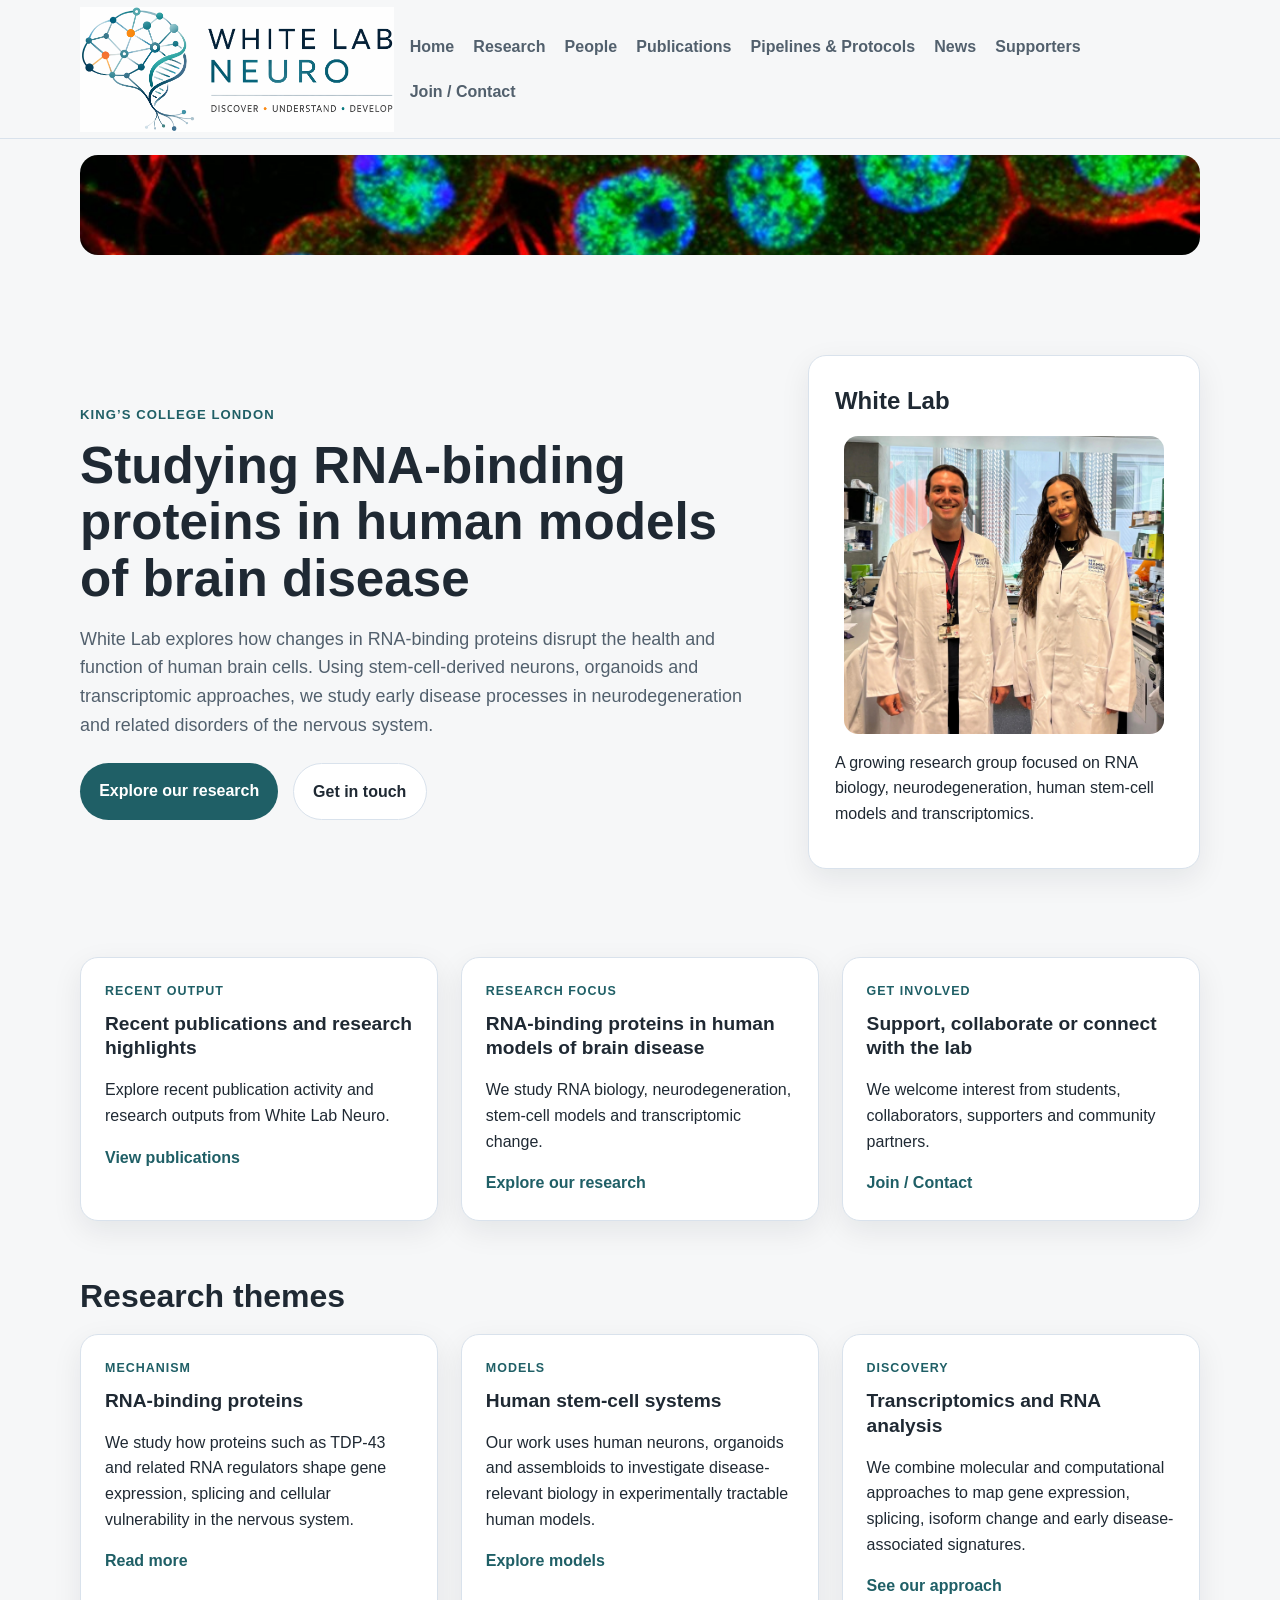
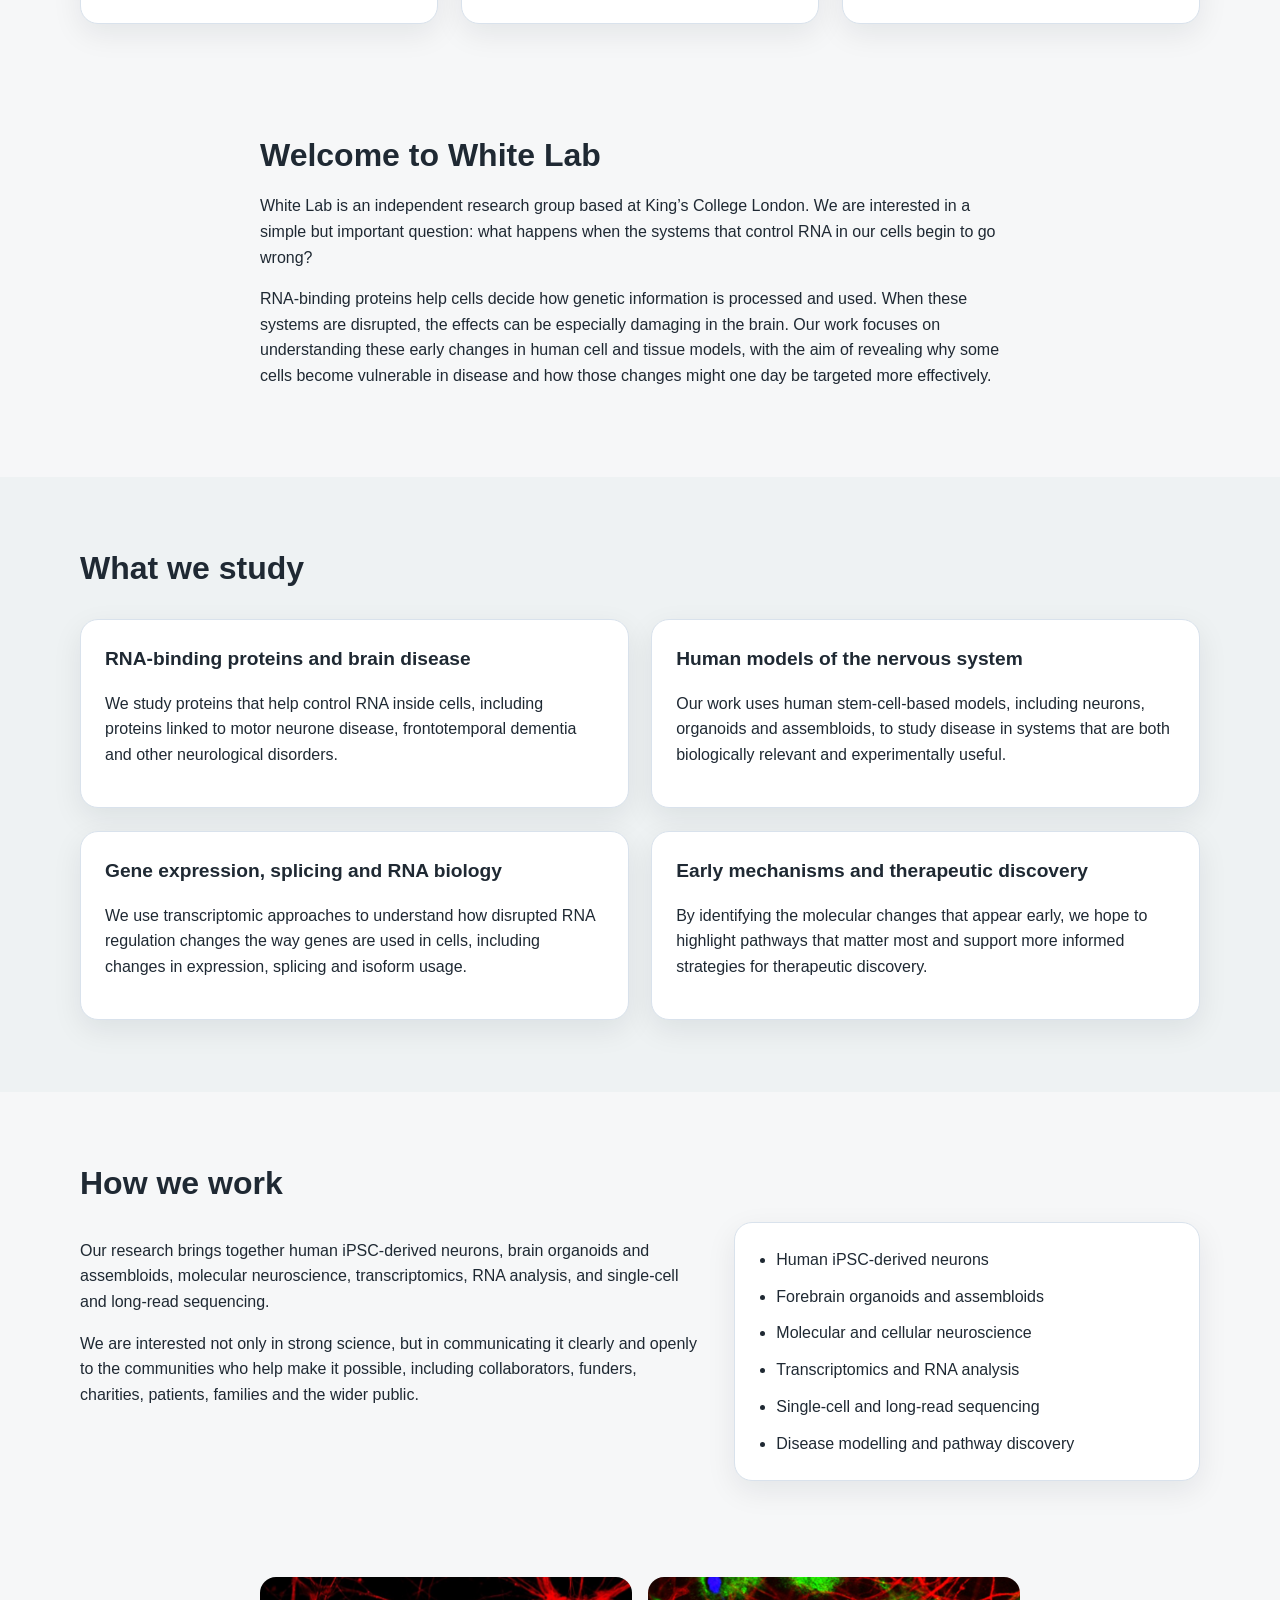
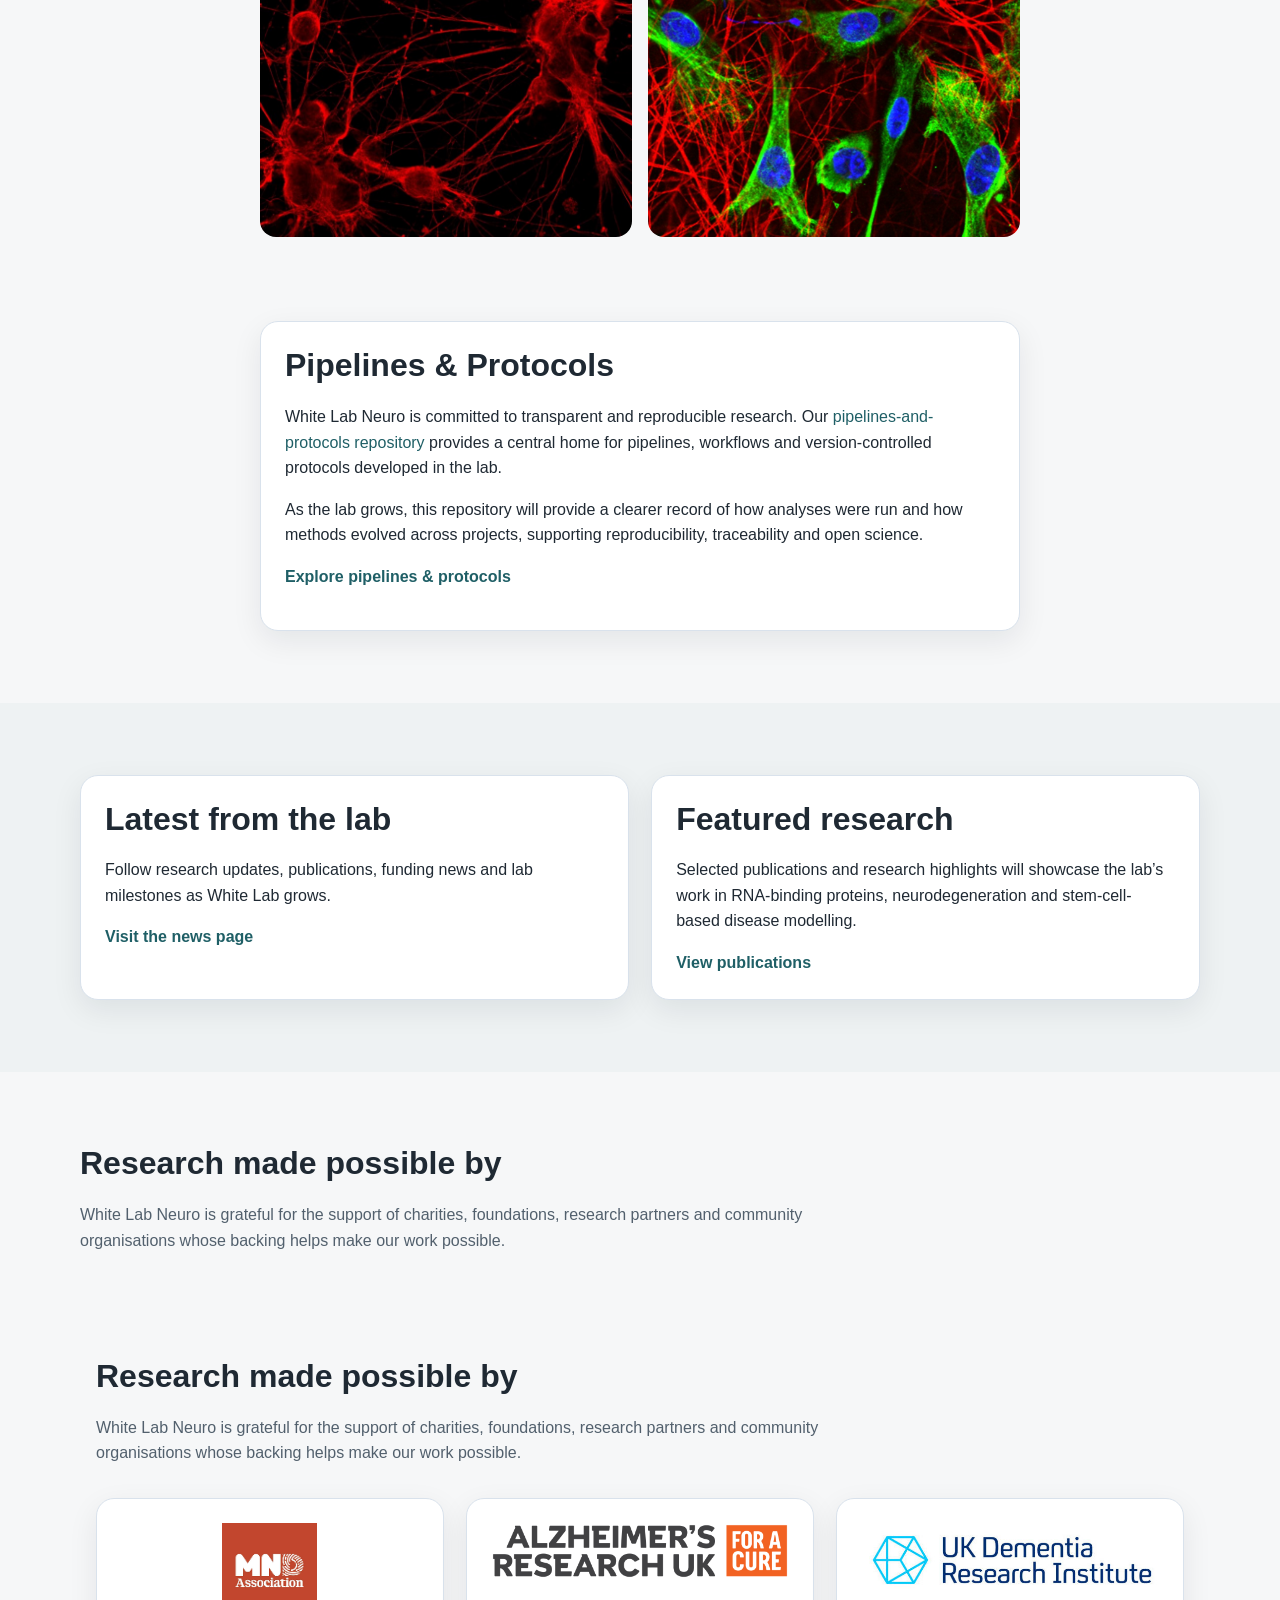
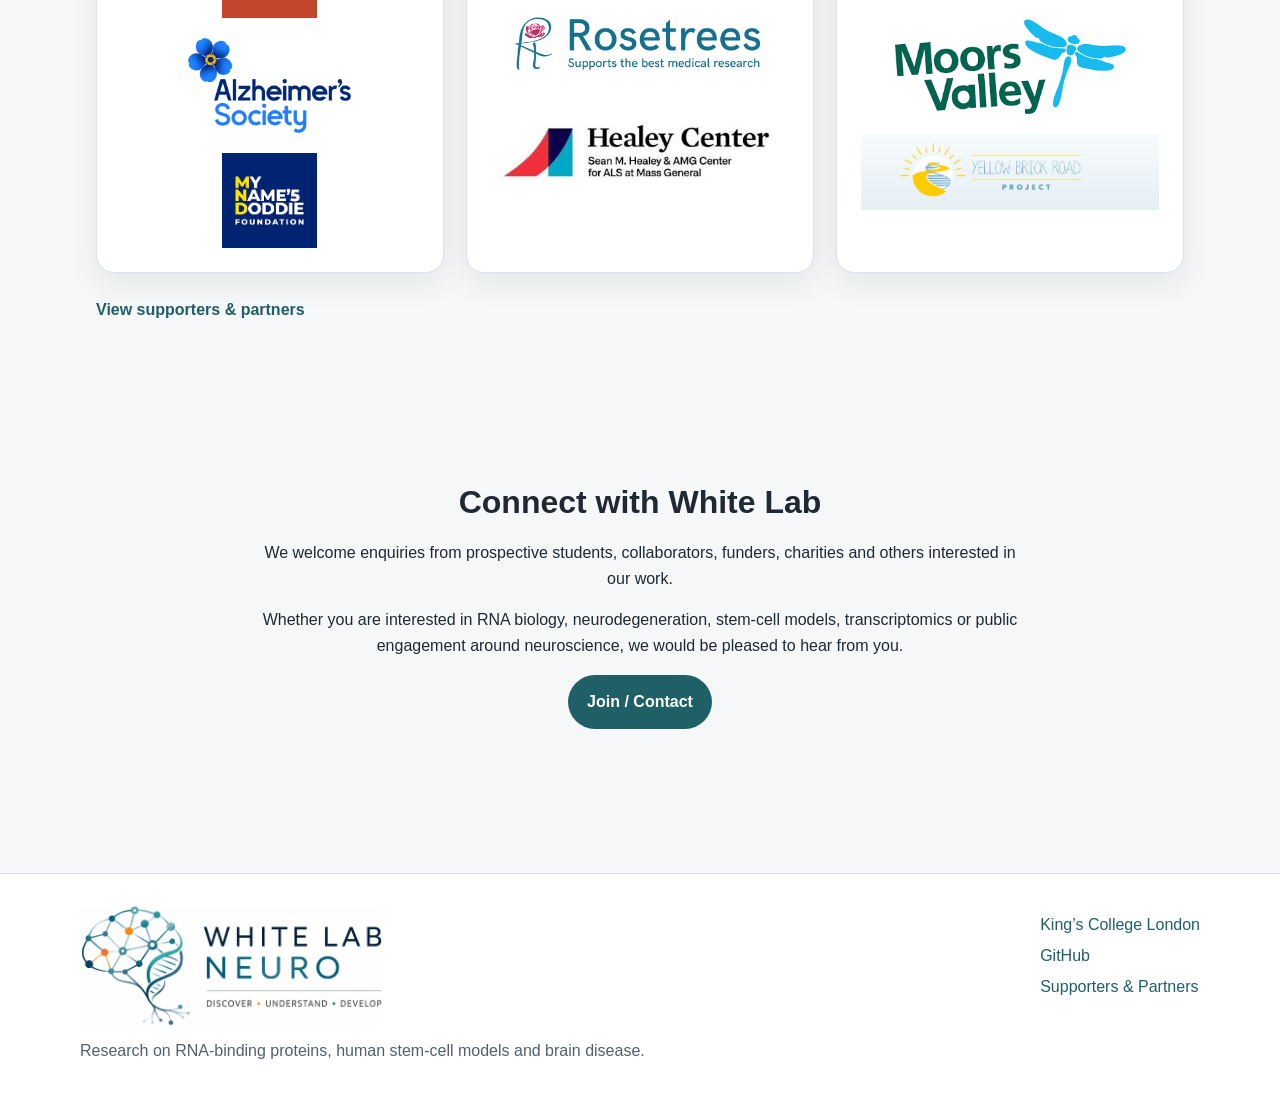
<file: index.html>
<!DOCTYPE html>
<html lang="en">
<head>
  <meta charset="utf-8">
  <meta name="viewport" content="width=device-width, initial-scale=1">
  <title>White Lab Neuro</title>
  <meta name="description" content="White Lab Neuro at King's College London studies RNA-binding proteins, human stem-cell models, transcriptomics, and brain disease.">
  <link rel="stylesheet" href="style.css">
  <link rel="canonical" href="https://whitelabneuro.com/">
  <link rel="icon" type="image/png" href="images/logos/favicon.png">
</head>
<body>
  <header class="site-header">
    <div class="container header-inner">
      <a class="site-title site-brand" href="/">
  <img src="images/logos/white-lab-neuro-logo.png" alt="White Lab Neuro logo" class="site-logo-full">
</a>
      <nav class="site-nav" aria-label="Main navigation">
        <ul>
          <li><a href="/">Home</a></li>
          <li><a href="research.html">Research</a></li>
          <li><a href="people.html">People</a></li>
          <li><a href="publications.html">Publications</a></li>
          <li><a href="pipelines.html">Pipelines &amp; Protocols</a></li>
          <li><a href="news.html">News</a></li>
          <li><a href="supporters.html">Supporters</a></li>
          <li><a href="contact.html">Join / Contact</a></li>
        </ul>
      </nav>
    </div>
  </header>

  <main>
    <section class="section page-banner-section">
  <div class="container">
    <img src="images/page-images/common-banner-neurons.jpg" alt="Microscopy banner image of human neurons" class="page-banner-image">
  </div>
</section>
    
    <section class="hero">
      <div class="container hero-grid">
        <div class="hero-text">
          <p class="eyebrow">King’s College London</p>
          <h1>Studying RNA-binding proteins in human models of brain disease</h1>
          <p class="lead">
            White Lab explores how changes in RNA-binding proteins disrupt the health and function
            of human brain cells. Using stem-cell-derived neurons, organoids and transcriptomic
            approaches, we study early disease processes in neurodegeneration and related disorders
            of the nervous system.
          </p>
          <div class="hero-actions">
            <a class="button button-primary" href="research.html">Explore our research</a>
            <a class="button button-secondary" href="contact.html">Get in touch</a>
          </div>
        </div>
        <div class="hero-card">
          <h2>White Lab</h2>

          <div class="hero-photo-wrap">
           <img src="images/home/Team-photo.JPG" alt="Picture of the team 2025" class="hero-photo">
          </div>
          
          <p>
            A growing research group focused on RNA biology, neurodegeneration, human stem-cell
            models and transcriptomics.
          </p>
        </div>
      </div>
    </section>

<section class="section highlights-section">
  <div class="container">
    <div class="highlights-grid">
      <article class="highlight-card">
        <p class="highlight-label">Recent output</p>
        <h3>Recent publications and research highlights</h3>
        <p>
          Explore recent publication activity and research outputs from White Lab Neuro.
        </p>
        <a class="text-link" href="publications.html">View publications</a>
      </article>

      <article class="highlight-card">
        <p class="highlight-label">Research focus</p>
        <h3>RNA-binding proteins in human models of brain disease</h3>
        <p>
          We study RNA biology, neurodegeneration, stem-cell models and transcriptomic change.
        </p>
        <a class="text-link" href="research.html">Explore our research</a>
      </article>

      <article class="highlight-card">
        <p class="highlight-label">Get involved</p>
        <h3>Support, collaborate or connect with the lab</h3>
        <p>
          We welcome interest from students, collaborators, supporters and community partners.
        </p>
        <a class="text-link" href="contact.html">Join / Contact</a>
      </article>
    </div>
  </div>
</section>

<section class="section research-themes-section">
  <div class="container">
    <h2>Research themes</h2>
    <div class="research-themes-grid">
      <article class="research-theme-card">
        <p class="research-theme-label">Mechanism</p>
        <h3>RNA-binding proteins</h3>
        <p>
          We study how proteins such as TDP-43 and related RNA regulators shape gene expression,
          splicing and cellular vulnerability in the nervous system.
        </p>
        <a class="text-link" href="research.html">Read more</a>
      </article>

      <article class="research-theme-card">
        <p class="research-theme-label">Models</p>
        <h3>Human stem-cell systems</h3>
        <p>
          Our work uses human neurons, organoids and assembloids to investigate disease-relevant
          biology in experimentally tractable human models.
        </p>
        <a class="text-link" href="research.html">Explore models</a>
      </article>

      <article class="research-theme-card">
        <p class="research-theme-label">Discovery</p>
        <h3>Transcriptomics and RNA analysis</h3>
        <p>
          We combine molecular and computational approaches to map gene expression, splicing,
          isoform change and early disease-associated signatures.
        </p>
        <a class="text-link" href="research.html">See our approach</a>
      </article>
    </div>
  </div>
</section>
    
    <section class="section">
      <div class="container narrow">
        <h2>Welcome to White Lab</h2>
        <p>
          White Lab is an independent research group based at King’s College London. We are
          interested in a simple but important question: what happens when the systems that control
          RNA in our cells begin to go wrong?
        </p>
        <p>
          RNA-binding proteins help cells decide how genetic information is processed and used.
          When these systems are disrupted, the effects can be especially damaging in the brain.
          Our work focuses on understanding these early changes in human cell and tissue models,
          with the aim of revealing why some cells become vulnerable in disease and how those
          changes might one day be targeted more effectively.
        </p>
      </div>
    </section>

    <section class="section section-alt">
      <div class="container">
        <h2>What we study</h2>
        <div class="card-grid">
          <article class="card">
            <h3>RNA-binding proteins and brain disease</h3>
            <p>
              We study proteins that help control RNA inside cells, including proteins linked to
              motor neurone disease, frontotemporal dementia and other neurological disorders.
            </p>
          </article>

          <article class="card">
            <h3>Human models of the nervous system</h3>
            <p>
              Our work uses human stem-cell-based models, including neurons, organoids and
              assembloids, to study disease in systems that are both biologically relevant and
              experimentally useful.
            </p>
          </article>

          <article class="card">
            <h3>Gene expression, splicing and RNA biology</h3>
            <p>
              We use transcriptomic approaches to understand how disrupted RNA regulation changes
              the way genes are used in cells, including changes in expression, splicing and
              isoform usage.
            </p>
          </article>

          <article class="card">
            <h3>Early mechanisms and therapeutic discovery</h3>
            <p>
              By identifying the molecular changes that appear early, we hope to highlight pathways
              that matter most and support more informed strategies for therapeutic discovery.
            </p>
          </article>
        </div>
      </div>
    </section>

    <section class="section">
      <div class="container">
        <h2>How we work</h2>
        <div class="two-column">
          <div>
            <p>
              Our research brings together human iPSC-derived neurons, brain organoids and
              assembloids, molecular neuroscience, transcriptomics, RNA analysis, and single-cell
              and long-read sequencing.
            </p>
            <p>
              We are interested not only in strong science, but in communicating it clearly and
              openly to the communities who help make it possible, including collaborators,
              funders, charities, patients, families and the wider public.
            </p>
          </div>
          <div class="feature-list">
            <ul>
              <li>Human iPSC-derived neurons</li>
              <li>Forebrain organoids and assembloids</li>
              <li>Molecular and cellular neuroscience</li>
              <li>Transcriptomics and RNA analysis</li>
              <li>Single-cell and long-read sequencing</li>
              <li>Disease modelling and pathway discovery</li>
            </ul>
          </div>
        </div>
      </div>
    </section>

<section class="section page-image-section">
  <div class="container narrow">
    <div class="page-image-grid">
      <img src="images/page-images/Motor-neurons.jpg" alt="Fluorescence microscopy image of motor neurons">
      <img src="images/page-images/Astrocytes.jpg" alt="Fluorescence microscopy image of astrocytes">
    </div>
  </div>
</section>
    
    <section class="section">
  <div class="container narrow">
    <div class="card">
      <h2>Pipelines &amp; Protocols</h2>
      <p>
        White Lab Neuro is committed to transparent and reproducible research. Our
        <a href="https://github.com/whitelabneuro/pipelines-and-protocols" target="_blank" rel="noopener noreferrer">pipelines-and-protocols repository</a>
        provides a central home for pipelines, workflows and version-controlled protocols
        developed in the lab.
      </p>
      <p>
        As the lab grows, this repository will provide a clearer record of how analyses were run
        and how methods evolved across projects, supporting reproducibility, traceability and
        open science.
      </p>
      <p>
        <a class="text-link" href="pipelines.html">Explore pipelines &amp; protocols</a>
      </p>
    </div>
  </div>
</section>
    
    <section class="section section-alt">
      <div class="container">
        <div class="split-highlight">
          <div>
            <h2>Latest from the lab</h2>
            <p>
              Follow research updates, publications, funding news and lab milestones as White Lab grows.
            </p>
            <a class="text-link" href="news.html">Visit the news page</a>
          </div>
          <div>
            <h2>Featured research</h2>
            <p>
              Selected publications and research highlights will showcase the lab’s work in
              RNA-binding proteins, neurodegeneration and stem-cell-based disease modelling.
            </p>
            <a class="text-link" href="publications.html">View publications</a>
          </div>
        </div>
      </div>
    </section>

<section class="section">
  <div class="container">
    <h2>Research made possible by</h2>
    <p class="supporters-intro">
      White Lab Neuro is grateful for the support of charities, foundations, research partners and
      community organisations whose backing helps make our work possible.
    </p>

<section class="section">
  <div class="container">
    <h2>Research made possible by</h2>
    <p class="supporters-intro">
      White Lab Neuro is grateful for the support of charities, foundations, research partners and
      community organisations whose backing helps make our work possible.
    </p>

    <div class="supporters-grid">
      <div class="supporter-card">
        <div class="logo-grid">
          <img src="images/logos/MND-Association.jpg" alt="MND Association logo">
          <img src="images/logos/Alzheimers-Society.jpg" alt="Alzheimer's Society logo">
          <img src="images/logos/My-Name5-Doddie-Foundation.jpg" alt="My Name'5 Doddie Foundation logo">
        </div>
      </div>

      <div class="supporter-card">
        <div class="logo-grid">
          <img src="images/logos/ARUK.jpg" alt="Alzheimer's Research UK logo">
          <img src="images/logos/Rosetrees-Trust.jpg" alt="Rosetrees Trust logo">
          <img src="images/logos/Healey-Center.jpg" alt="Sean M. Healey and AMG Center for ALS logo">
        </div>
      </div>

      <div class="supporter-card">
        <div class="logo-grid">
          <img src="images/logos/UKDRI.jpg" alt="UK Dementia Research Institute logo">
          <img src="images/logos/Moores-Valley.jpg" alt="Moores Valley Golf Club logo">
          <img src="images/logos/YBRP.jpg" alt="Yellow Brick Road Project logo">
        </div>
      </div>
    </div>

    <p class="supporters-link">
      <a class="text-link" href="supporters.html">View supporters &amp; partners</a>
    </p>
  </div>
</section>

<section class="section callout">
      <div class="container narrow">
        <h2>Connect with White Lab</h2>
        <p>
          We welcome enquiries from prospective students, collaborators, funders, charities and
          others interested in our work.
        </p>
        <p>
          Whether you are interested in RNA biology, neurodegeneration, stem-cell models,
          transcriptomics or public engagement around neuroscience, we would be pleased to hear
          from you.
        </p>
        <a class="button button-primary" href="contact.html">Join / Contact</a>
      </div>
    </section>
  </main>

  <footer class="site-footer">
    <div class="container footer-inner">
      <div>
  <img src="images/logos/white-lab-neuro-logo.png" alt="White Lab Neuro logo" class="footer-logo">
  <p>Research on RNA-binding proteins, human stem-cell models and brain disease.</p>
</div>
      <div>
        <p><a href="https://www.kcl.ac.uk/" target="_blank" rel="noopener noreferrer">King’s College London</a></p>
        <p><a href="https://github.com/whitelabneuro/pipelines-and-protocols" target="_blank" rel="noopener noreferrer">GitHub</a></p>
        <p><a href="supporters.html">Supporters &amp; Partners</a></p>
      </div>
    </div>
  </footer>
  
  <script>
  if (window.location.pathname.endsWith('/index.html')) {
    window.location.replace('/');
  }
</script>
</body>
</html>
</file>
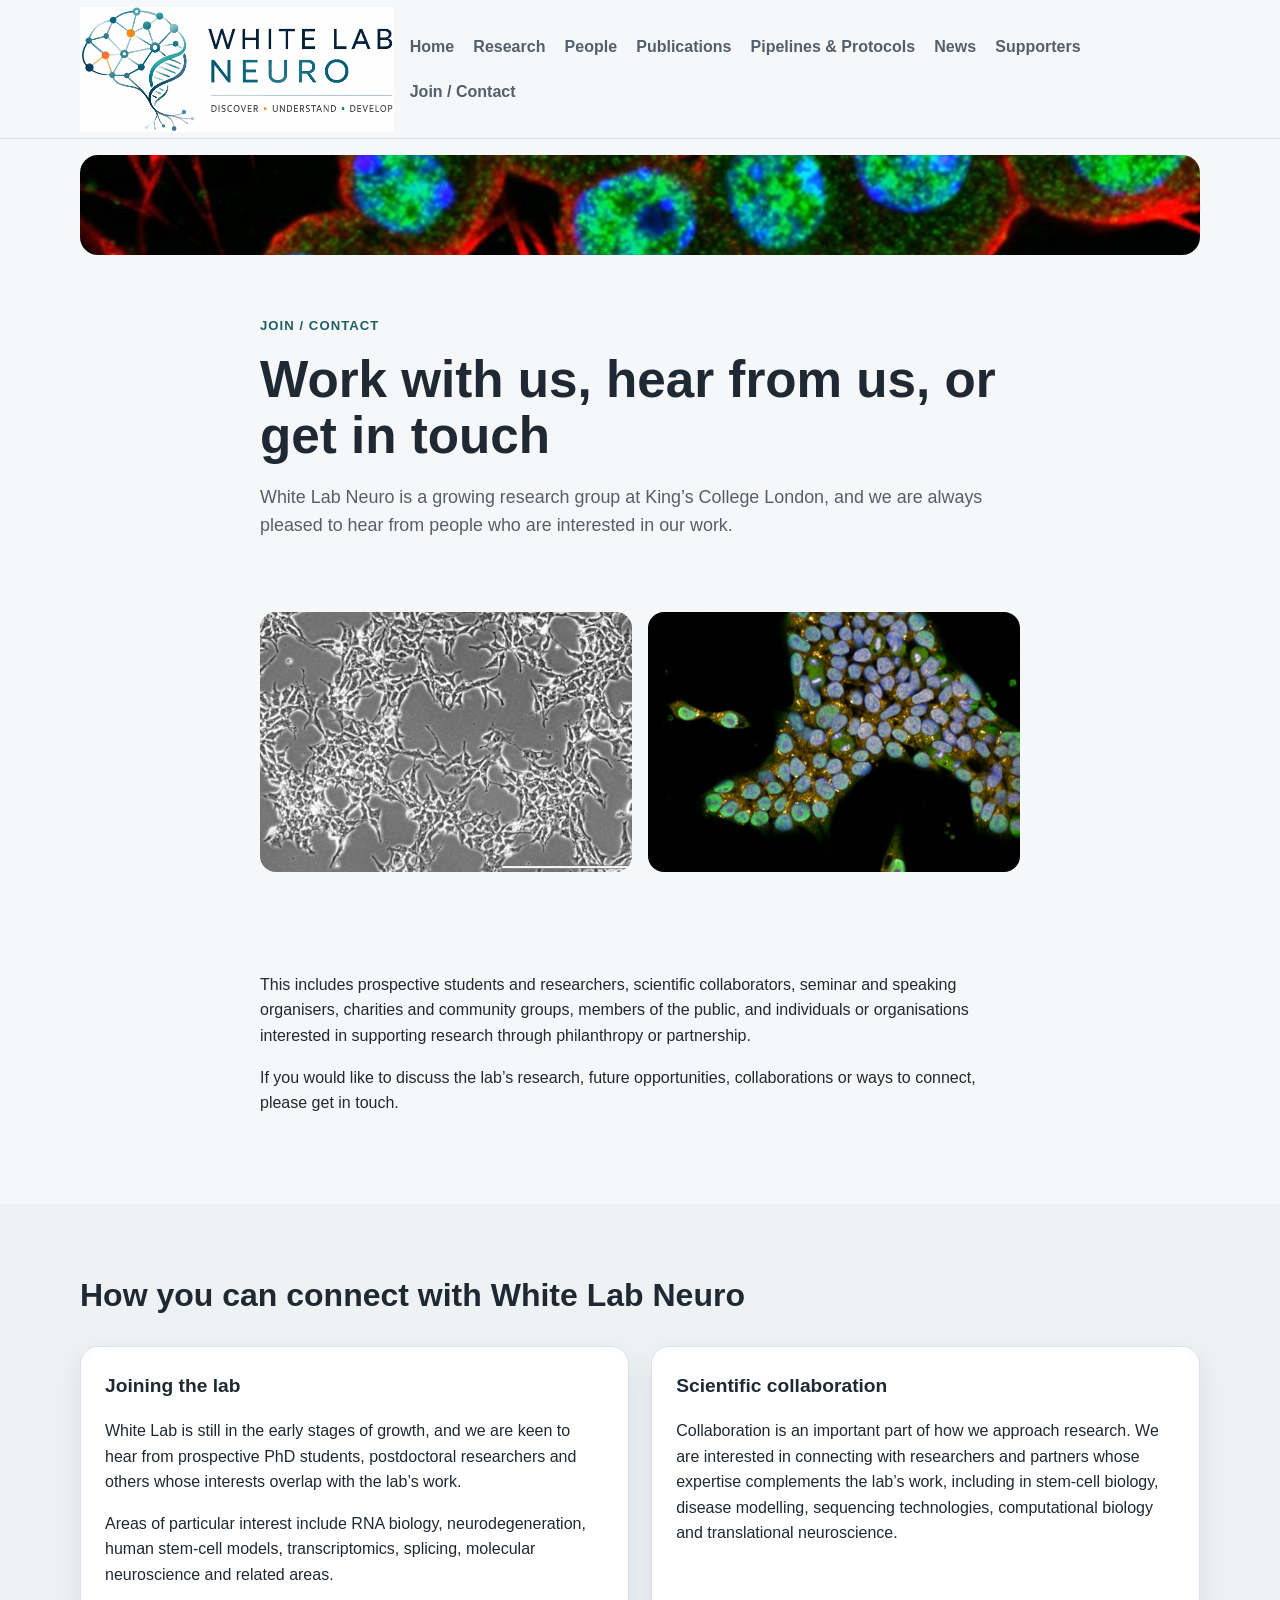
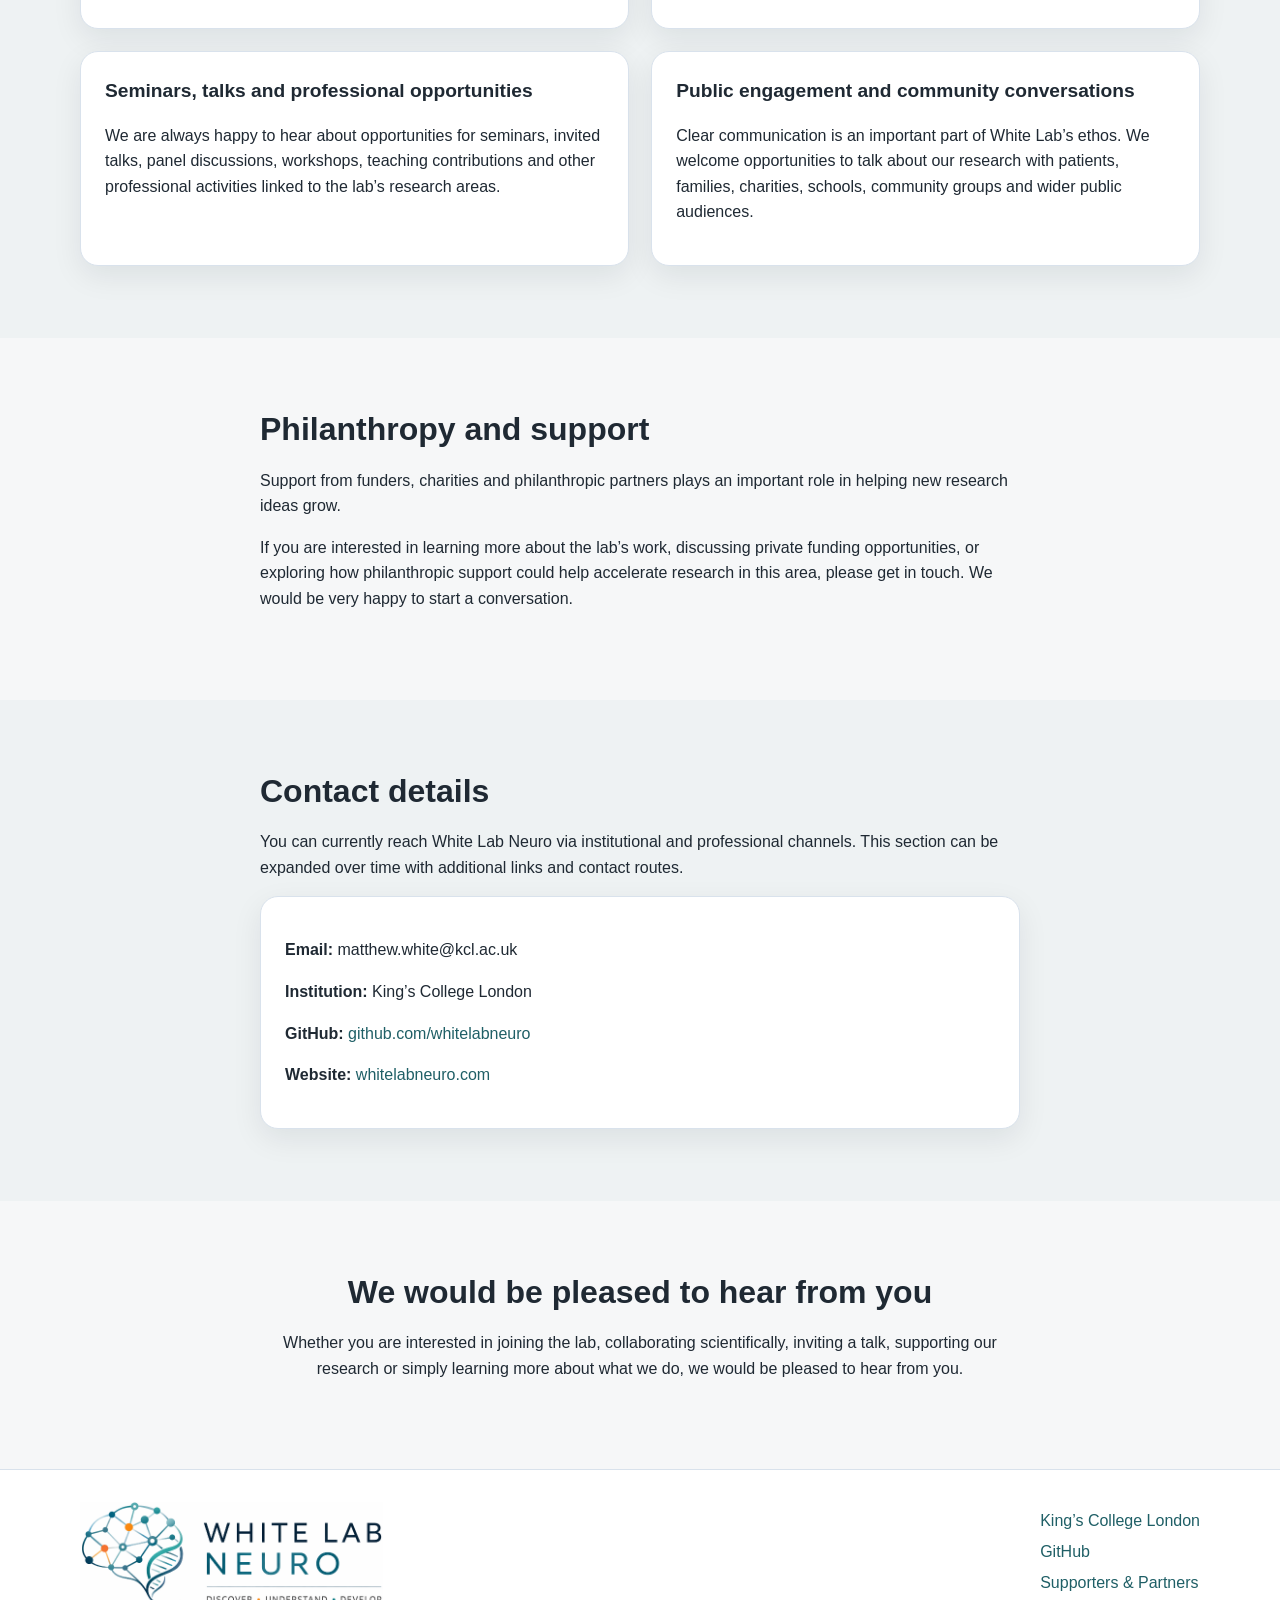
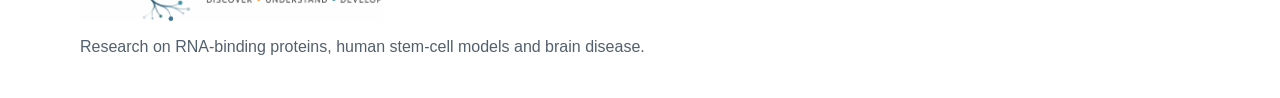
<file: contact.html>
<!DOCTYPE html>
<html lang="en">
<head>
  <meta charset="utf-8">
  <meta name="viewport" content="width=device-width, initial-scale=1">
  <title>Join / Contact | White Lab Neuro</title>
  <meta name="description" content="Get in touch with White Lab Neuro about collaboration, future opportunities, seminars, public engagement and research support.">
  <link rel="canonical" href="https://whitelabneuro.com/contact.html">
  <link rel="stylesheet" href="style.css">
  <link rel="icon" type="image/png" href="images/logos/favicon.png">
</head>
<body>
  <header class="site-header">
    <div class="container header-inner">
      <a class="site-title site-brand" href="/">
  <img src="images/logos/white-lab-neuro-logo.png" alt="White Lab Neuro logo" class="site-logo-full">
</a>
      <nav class="site-nav" aria-label="Main navigation">
        <ul>
          <li><a href="/">Home</a></li>
          <li><a href="research.html">Research</a></li>
          <li><a href="people.html">People</a></li>
          <li><a href="publications.html">Publications</a></li>
          <li><a href="pipelines.html">Pipelines &amp; Protocols</a></li>
          <li><a href="news.html">News</a></li>
          <li><a href="supporters.html">Supporters</a></li>
          <li><a href="contact.html">Join / Contact</a></li>
        </ul>
      </nav>
    </div>
  </header>

  <main>
    <section class="section page-banner-section">
  <div class="container">
    <img src="images/page-images/common-banner-neurons.jpg" alt="Microscopy banner image of human neurons" class="page-banner-image">
  </div>
</section>
    
    <section class="hero hero-small">
      <div class="container narrow">
        <p class="eyebrow">Join / Contact</p>
        <h1>Work with us, hear from us, or get in touch</h1>
        <p class="lead">
          White Lab Neuro is a growing research group at King’s College London, and we are always
          pleased to hear from people who are interested in our work.
        </p>
      </div>
    </section>

<section class="section page-image-section">
  <div class="container narrow">
    <div class="page-image-grid">
      <img src="images/page-images/iPSCs.jpg" alt="Brightfield image of induced pluripotent stem cells">
      <img src="images/page-images/Human-stem-cells-TDP-43.jpg" alt="Fluorescence microscopy image of human stem cells with TDP-43 staining">
    </div>
  </div>
</section>
    
    <section class="section">
      <div class="container narrow">
        <p>
          This includes prospective students and researchers, scientific collaborators, seminar and
          speaking organisers, charities and community groups, members of the public, and
          individuals or organisations interested in supporting research through philanthropy or
          partnership.
        </p>
        <p>
          If you would like to discuss the lab’s research, future opportunities, collaborations or
          ways to connect, please get in touch.
        </p>
      </div>
    </section>

    <section class="section section-alt">
      <div class="container">
        <h2>How you can connect with White Lab Neuro</h2>
        <div class="card-grid">
          <article class="card">
            <h3>Joining the lab</h3>
            <p>
              White Lab is still in the early stages of growth, and we are keen to hear from
              prospective PhD students, postdoctoral researchers and others whose interests overlap
              with the lab’s work.
            </p>
            <p>
              Areas of particular interest include RNA biology, neurodegeneration, human stem-cell
              models, transcriptomics, splicing, molecular neuroscience and related areas.
            </p>
          </article>

          <article class="card">
            <h3>Scientific collaboration</h3>
            <p>
              Collaboration is an important part of how we approach research. We are interested in
              connecting with researchers and partners whose expertise complements the lab’s work,
              including in stem-cell biology, disease modelling, sequencing technologies,
              computational biology and translational neuroscience.
            </p>
          </article>

          <article class="card">
            <h3>Seminars, talks and professional opportunities</h3>
            <p>
              We are always happy to hear about opportunities for seminars, invited talks, panel
              discussions, workshops, teaching contributions and other professional activities linked
              to the lab’s research areas.
            </p>
          </article>

          <article class="card">
            <h3>Public engagement and community conversations</h3>
            <p>
              Clear communication is an important part of White Lab’s ethos. We welcome opportunities
              to talk about our research with patients, families, charities, schools, community
              groups and wider public audiences.
            </p>
          </article>
        </div>
      </div>
    </section>

    <section class="section">
      <div class="container narrow">
        <h2>Philanthropy and support</h2>
        <p>
          Support from funders, charities and philanthropic partners plays an important role in
          helping new research ideas grow.
        </p>
        <p>
          If you are interested in learning more about the lab’s work, discussing private funding
          opportunities, or exploring how philanthropic support could help accelerate research in
          this area, please get in touch. We would be very happy to start a conversation.
        </p>
      </div>
    </section>

    <section class="section section-alt">
      <div class="container narrow">
        <h2>Contact details</h2>
        <p>
          You can currently reach White Lab Neuro via institutional and professional channels. This
          section can be expanded over time with additional links and contact routes.
        </p>

        <div class="card">
          <p><strong>Email:</strong> matthew.white@kcl.ac.uk</p>
          <p><strong>Institution:</strong> King’s College London</p>
          <p><strong>GitHub:</strong> <a href="https://github.com/whitelabneuro/pipelines-and-protocols" target="_blank" rel="noopener noreferrer">github.com/whitelabneuro</a></p>
          <p><strong>Website:</strong> <a href="https://whitelabneuro.com" target="_blank" rel="noopener noreferrer">whitelabneuro.com</a></p>
        </div>
      </div>
    </section>

    <section class="section callout">
      <div class="container narrow">
        <h2>We would be pleased to hear from you</h2>
        <p>
          Whether you are interested in joining the lab, collaborating scientifically, inviting a
          talk, supporting our research or simply learning more about what we do, we would be
          pleased to hear from you.
        </p>
      </div>
    </section>
  </main>

  <footer class="site-footer">
    <div class="container footer-inner">
      <div>
  <img src="images/logos/white-lab-neuro-logo.png" alt="White Lab Neuro logo" class="footer-logo">
  <p>Research on RNA-binding proteins, human stem-cell models and brain disease.</p>
</div>
      <div>
        <p><a href="https://www.kcl.ac.uk/" target="_blank" rel="noopener noreferrer">King’s College London</a></p>
        <p><a href="https://github.com/whitelabneuro/pipelines-and-protocols" target="_blank" rel="noopener noreferrer">GitHub</a></p>
        <p><a href="supporters.html">Supporters &amp; Partners</a></p>
      </div>
    </div>
  </footer>
</body>
</html>
</file>
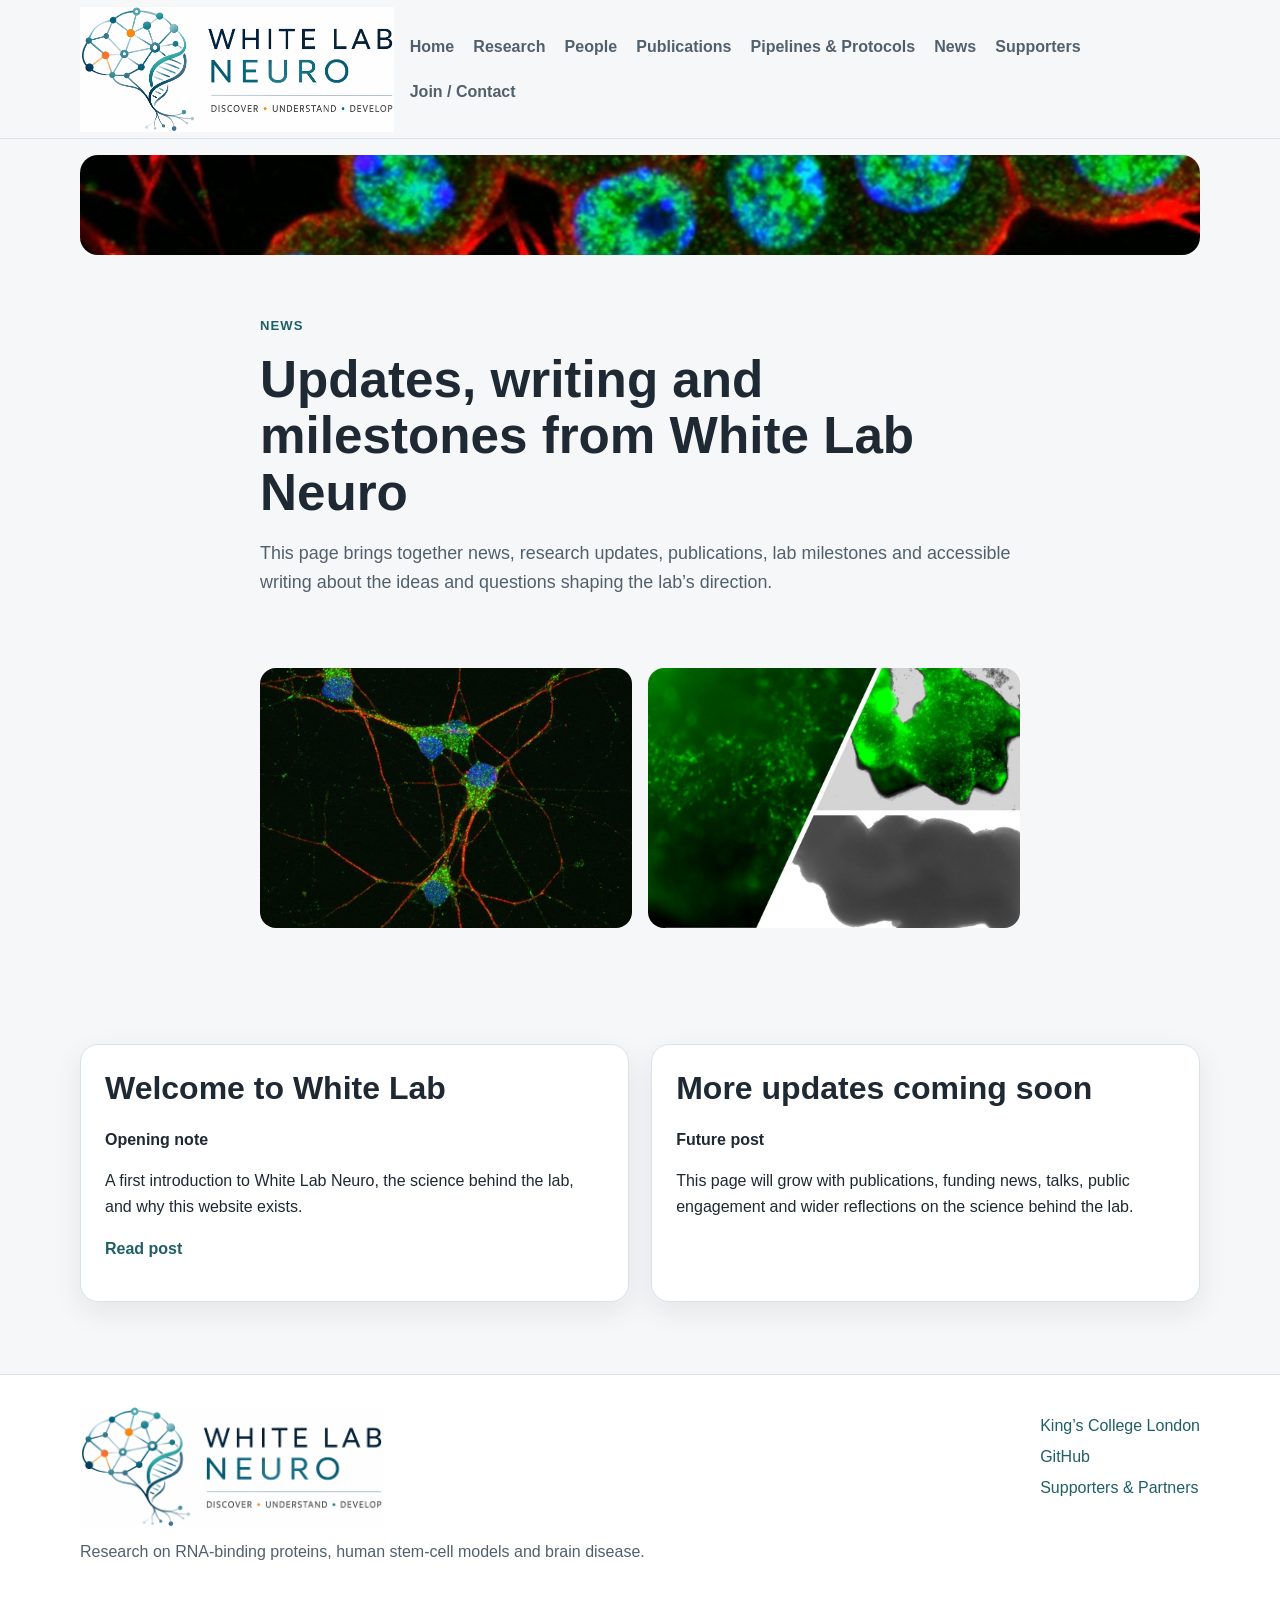
<file: news.html>
<!DOCTYPE html>
<html lang="en">
<head>
  <meta charset="utf-8">
  <meta name="viewport" content="width=device-width, initial-scale=1">
  <title>News | White Lab Neuro</title>
  <meta name="description" content="News, updates and writing from White Lab Neuro.">
  <link rel="canonical" href="https://whitelabneuro.com/news.html">
  <link rel="stylesheet" href="style.css">
  <link rel="icon" type="image/png" href="images/logos/favicon.png">
</head>
<body>
  <header class="site-header">
    <div class="container header-inner">
      <a class="site-title site-brand" href="/">
  <img src="images/logos/white-lab-neuro-logo.png" alt="White Lab Neuro logo" class="site-logo-full">
</a>
      <nav class="site-nav" aria-label="Main navigation">
        <ul>
          <li><a href="/">Home</a></li>
          <li><a href="research.html">Research</a></li>
          <li><a href="people.html">People</a></li>
          <li><a href="publications.html">Publications</a></li>
          <li><a href="pipelines.html">Pipelines &amp; Protocols</a></li>
          <li><a href="news.html">News</a></li>
          <li><a href="supporters.html">Supporters</a></li>
          <li><a href="contact.html">Join / Contact</a></li>
        </ul>
      </nav>
    </div>
  </header>

  <main>
    <section class="section page-banner-section">
  <div class="container">
    <img src="images/page-images/common-banner-neurons.jpg" alt="Microscopy banner image of human neurons" class="page-banner-image">
  </div>
</section>
    
    <section class="hero hero-small">
      <div class="container narrow">
        <p class="eyebrow">News</p>
        <h1>Updates, writing and milestones from White Lab Neuro</h1>
        <p class="lead">
          This page brings together news, research updates, publications, lab milestones and
          accessible writing about the ideas and questions shaping the lab’s direction.
        </p>
      </div>
    </section>

<section class="section page-image-section">
  <div class="container narrow">
    <div class="page-image-grid">
      <img src="images/page-images/neuron.jpeg" alt="Fluorescence microscopy image of neurons">
      <img src="images/page-images/GFP-assembloid-100DIV.jpg" alt="Fluorescence image of a GFP-labelled assembloid at 100 days in vitro">
    </div>
  </div>
</section>
    
    <section class="section">
      <div class="container">
        <div class="card-grid">
          <article class="card">
            <h2>Welcome to White Lab</h2>
            <p><strong>Opening note</strong></p>
            <p>
              A first introduction to White Lab Neuro, the science behind the lab, and why this
              website exists.
            </p>
            <p><a class="text-link" href="welcome-to-white-lab.html">Read post</a></p>
          </article>

          <article class="card">
            <h2>More updates coming soon</h2>
            <p><strong>Future post</strong></p>
            <p>
              This page will grow with publications, funding news, talks, public engagement and
              wider reflections on the science behind the lab.
            </p>
          </article>
        </div>
      </div>
    </section>
  </main>

  <footer class="site-footer">
    <div class="container footer-inner">
      <div>
  <img src="images/logos/white-lab-neuro-logo.png" alt="White Lab Neuro logo" class="footer-logo">
  <p>Research on RNA-binding proteins, human stem-cell models and brain disease.</p>
</div>
      <div>
        <p><a href="https://www.kcl.ac.uk/" target="_blank" rel="noopener noreferrer">King’s College London</a></p>
        <p><a href="https://github.com/whitelabneuro/pipelines-and-protocols" target="_blank" rel="noopener noreferrer">GitHub</a></p>
        <p><a href="supporters.html">Supporters &amp; Partners</a></p>
      </div>
    </div>
  </footer>
</body>
</html>
</file>
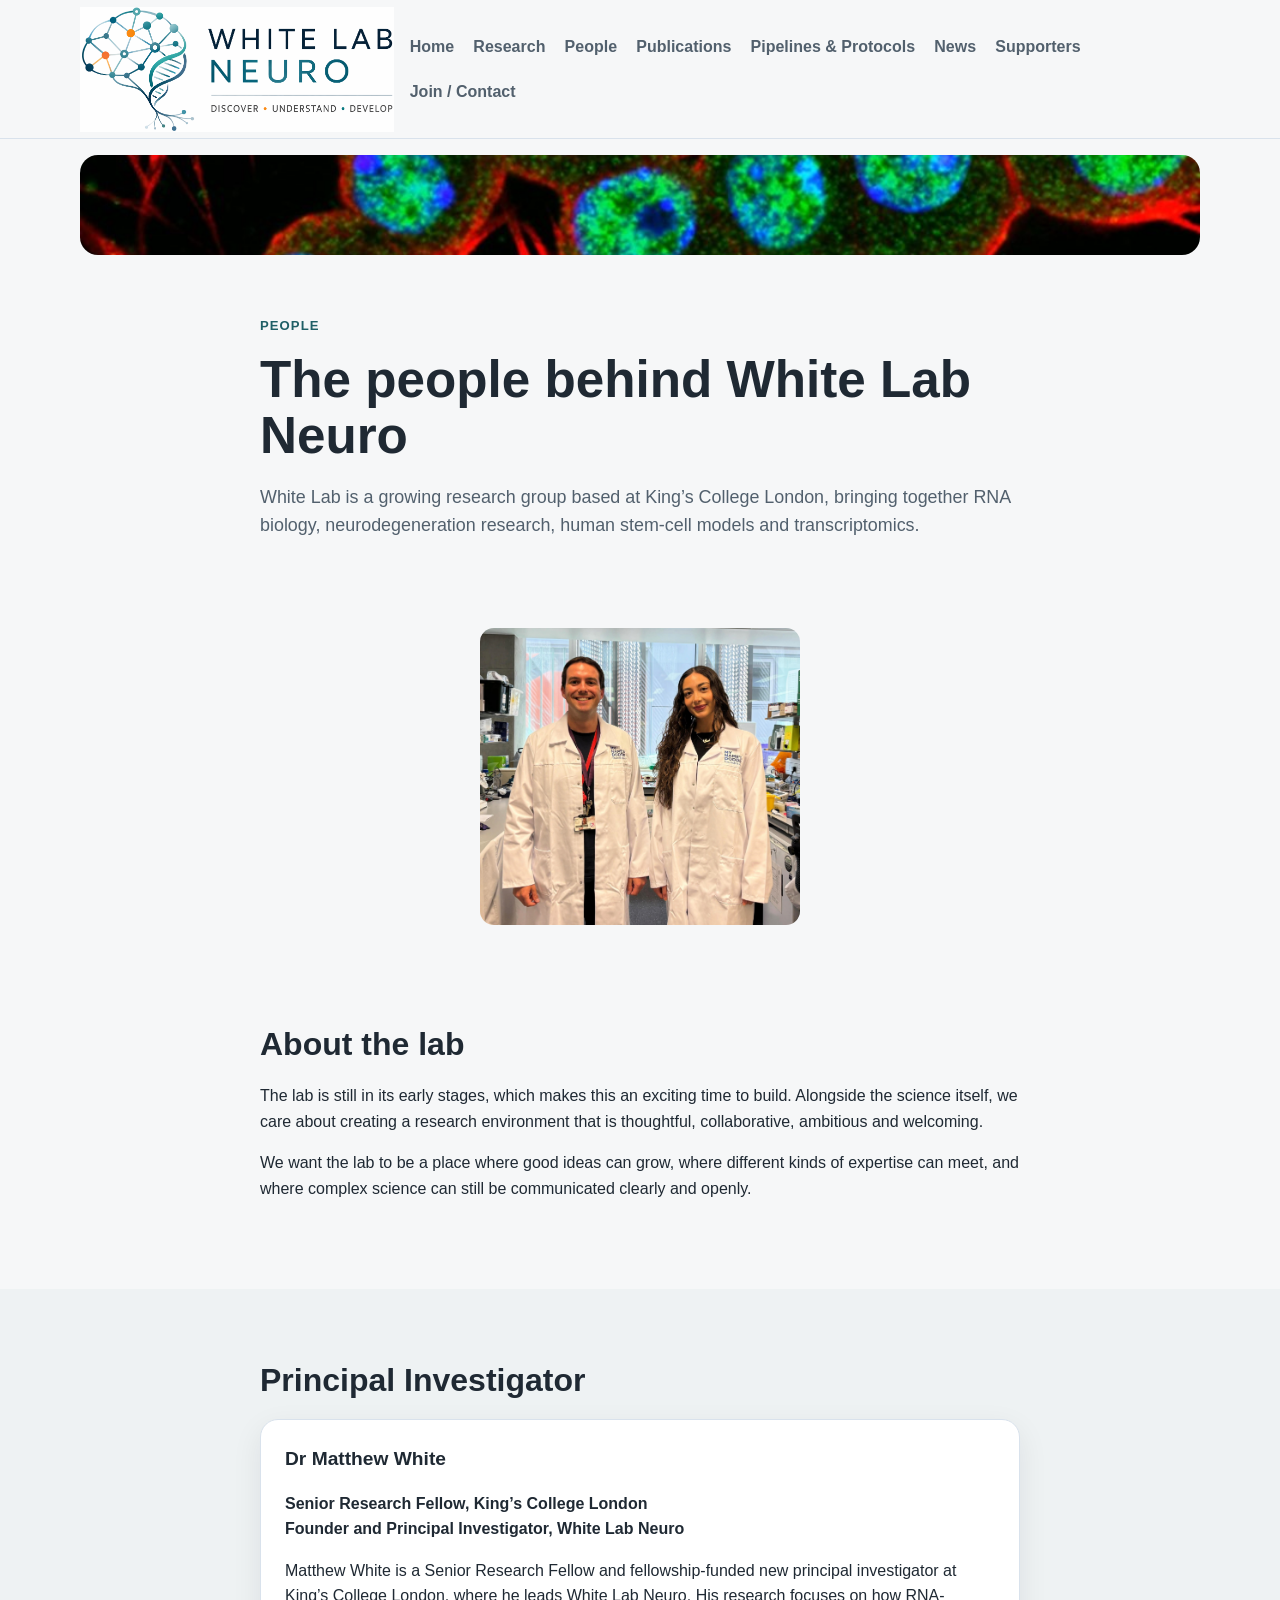
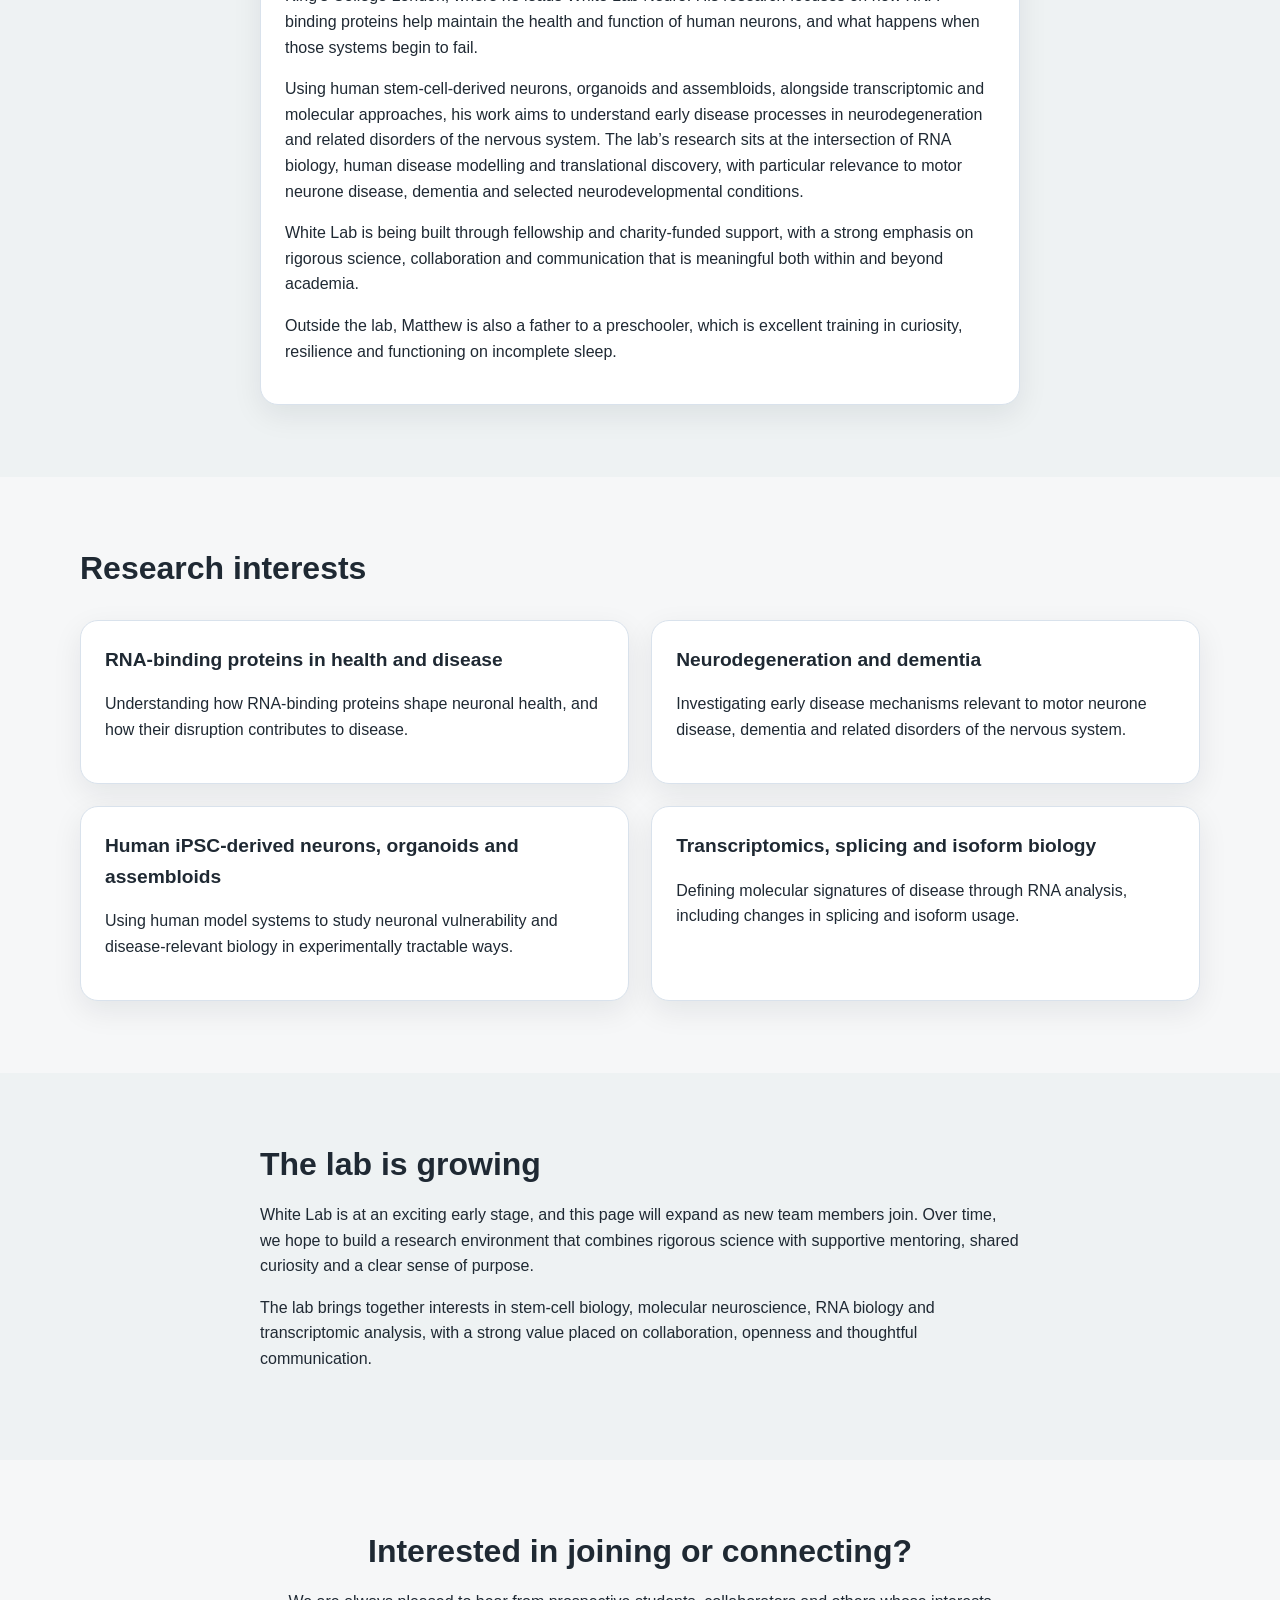
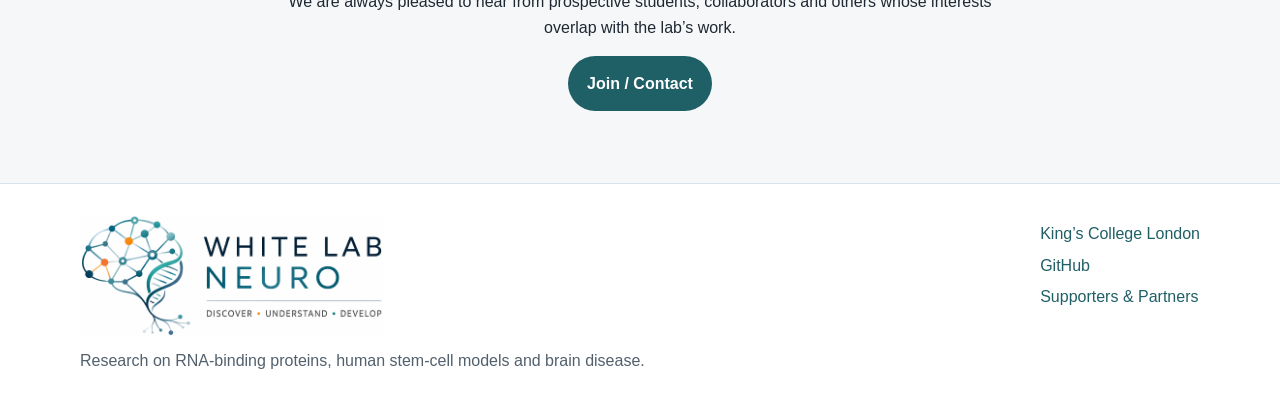
<file: people.html>
<!DOCTYPE html>
<html lang="en">
<head>
  <meta charset="utf-8">
  <meta name="viewport" content="width=device-width, initial-scale=1">
  <title>People | White Lab Neuro</title>
  <meta name="description" content="Meet the people behind White Lab Neuro at King's College London.">
  <link rel="canonical" href="https://whitelabneuro.com/people.html">
  <link rel="stylesheet" href="style.css">
  <link rel="icon" type="image/png" href="images/logos/favicon.png">
</head>
<body>
  <header class="site-header">
    <div class="container header-inner">
      <a class="site-title site-brand" href="/">
  <img src="images/logos/white-lab-neuro-logo.png" alt="White Lab Neuro logo" class="site-logo-full">
</a>
      <nav class="site-nav" aria-label="Main navigation">
        <ul>
          <li><a href="/">Home</a></li>
          <li><a href="research.html">Research</a></li>
          <li><a href="people.html">People</a></li>
          <li><a href="publications.html">Publications</a></li>
          <li><a href="pipelines.html">Pipelines &amp; Protocols</a></li>
          <li><a href="news.html">News</a></li>
          <li><a href="supporters.html">Supporters</a></li>
          <li><a href="contact.html">Join / Contact</a></li>
        </ul>
      </nav>
    </div>
  </header>

  <main>
    <section class="section page-banner-section">
  <div class="container">
    <img src="images/page-images/common-banner-neurons.jpg" alt="Microscopy banner image of human neurons" class="page-banner-image">
  </div>
</section>
    
    <section class="hero hero-small">
      <div class="container narrow">
        <p class="eyebrow">People</p>
        <h1>The people behind White Lab Neuro</h1>
        <p class="lead">
          White Lab is a growing research group based at King’s College London, bringing together
          RNA biology, neurodegeneration research, human stem-cell models and transcriptomics.
        </p>
      </div>
    </section>

<section class="section page-image-section">
  <div class="container narrow">
    <div class="hero-photo-wrap">
      <img src="images/home/Team-photo.JPG" alt="White Lab team photo" class="hero-photo">
    </div>
  </div>
</section>
    
    <section class="section">
      <div class="container narrow">
        <h2>About the lab</h2>
        <p>
          The lab is still in its early stages, which makes this an exciting time to build.
          Alongside the science itself, we care about creating a research environment that is
          thoughtful, collaborative, ambitious and welcoming.
        </p>
        <p>
          We want the lab to be a place where good ideas can grow, where different kinds of
          expertise can meet, and where complex science can still be communicated clearly and openly.
        </p>
      </div>
    </section>

    <section class="section section-alt">
      <div class="container narrow">
        <h2>Principal Investigator</h2>
        <div class="card">
          <h3>Dr Matthew White</h3>
          <p><strong>Senior Research Fellow, King’s College London</strong><br>
          <strong>Founder and Principal Investigator, White Lab Neuro</strong></p>

          <p>
            Matthew White is a Senior Research Fellow and fellowship-funded new principal
            investigator at King’s College London, where he leads White Lab Neuro. His research
            focuses on how RNA-binding proteins help maintain the health and function of human
            neurons, and what happens when those systems begin to fail.
          </p>

          <p>
            Using human stem-cell-derived neurons, organoids and assembloids, alongside transcriptomic
            and molecular approaches, his work aims to understand early disease processes in
            neurodegeneration and related disorders of the nervous system. The lab’s research sits at
            the intersection of RNA biology, human disease modelling and translational discovery,
            with particular relevance to motor neurone disease, dementia and selected
            neurodevelopmental conditions.
          </p>

          <p>
            White Lab is being built through fellowship and charity-funded support, with a strong
            emphasis on rigorous science, collaboration and communication that is meaningful both
            within and beyond academia.
          </p>

          <p>
            Outside the lab, Matthew is also a father to a preschooler, which is excellent training
            in curiosity, resilience and functioning on incomplete sleep.
          </p>
        </div>
      </div>
    </section>

    <section class="section">
      <div class="container">
        <h2>Research interests</h2>
        <div class="card-grid">
          <article class="card">
            <h3>RNA-binding proteins in health and disease</h3>
            <p>
              Understanding how RNA-binding proteins shape neuronal health, and how their disruption
              contributes to disease.
            </p>
          </article>

          <article class="card">
            <h3>Neurodegeneration and dementia</h3>
            <p>
              Investigating early disease mechanisms relevant to motor neurone disease, dementia and
              related disorders of the nervous system.
            </p>
          </article>

          <article class="card">
            <h3>Human iPSC-derived neurons, organoids and assembloids</h3>
            <p>
              Using human model systems to study neuronal vulnerability and disease-relevant biology
              in experimentally tractable ways.
            </p>
          </article>

          <article class="card">
            <h3>Transcriptomics, splicing and isoform biology</h3>
            <p>
              Defining molecular signatures of disease through RNA analysis, including changes in
              splicing and isoform usage.
            </p>
          </article>
        </div>
      </div>
    </section>

    <section class="section section-alt">
      <div class="container narrow">
        <h2>The lab is growing</h2>
        <p>
          White Lab is at an exciting early stage, and this page will expand as new team members
          join. Over time, we hope to build a research environment that combines rigorous science
          with supportive mentoring, shared curiosity and a clear sense of purpose.
        </p>
        <p>
          The lab brings together interests in stem-cell biology, molecular neuroscience, RNA
          biology and transcriptomic analysis, with a strong value placed on collaboration, openness
          and thoughtful communication.
        </p>
      </div>
    </section>

    <section class="section callout">
      <div class="container narrow">
        <h2>Interested in joining or connecting?</h2>
        <p>
          We are always pleased to hear from prospective students, collaborators and others whose
          interests overlap with the lab’s work.
        </p>
        <a class="button button-primary" href="contact.html">Join / Contact</a>
      </div>
    </section>
  </main>

  <footer class="site-footer">
    <div class="container footer-inner">
      <div>
  <img src="images/logos/white-lab-neuro-logo.png" alt="White Lab Neuro logo" class="footer-logo">
  <p>Research on RNA-binding proteins, human stem-cell models and brain disease.</p>
</div>
      <div>
        <p><a href="https://www.kcl.ac.uk/" target="_blank" rel="noopener noreferrer">King’s College London</a></p>
        <p><a href="https://github.com/whitelabneuro/pipelines-and-protocols" target="_blank" rel="noopener noreferrer">GitHub</a></p>
        <p><a href="supporters.html">Supporters &amp; Partners</a></p>
      </div>
    </div>
  </footer>
</body>
</html>
</file>
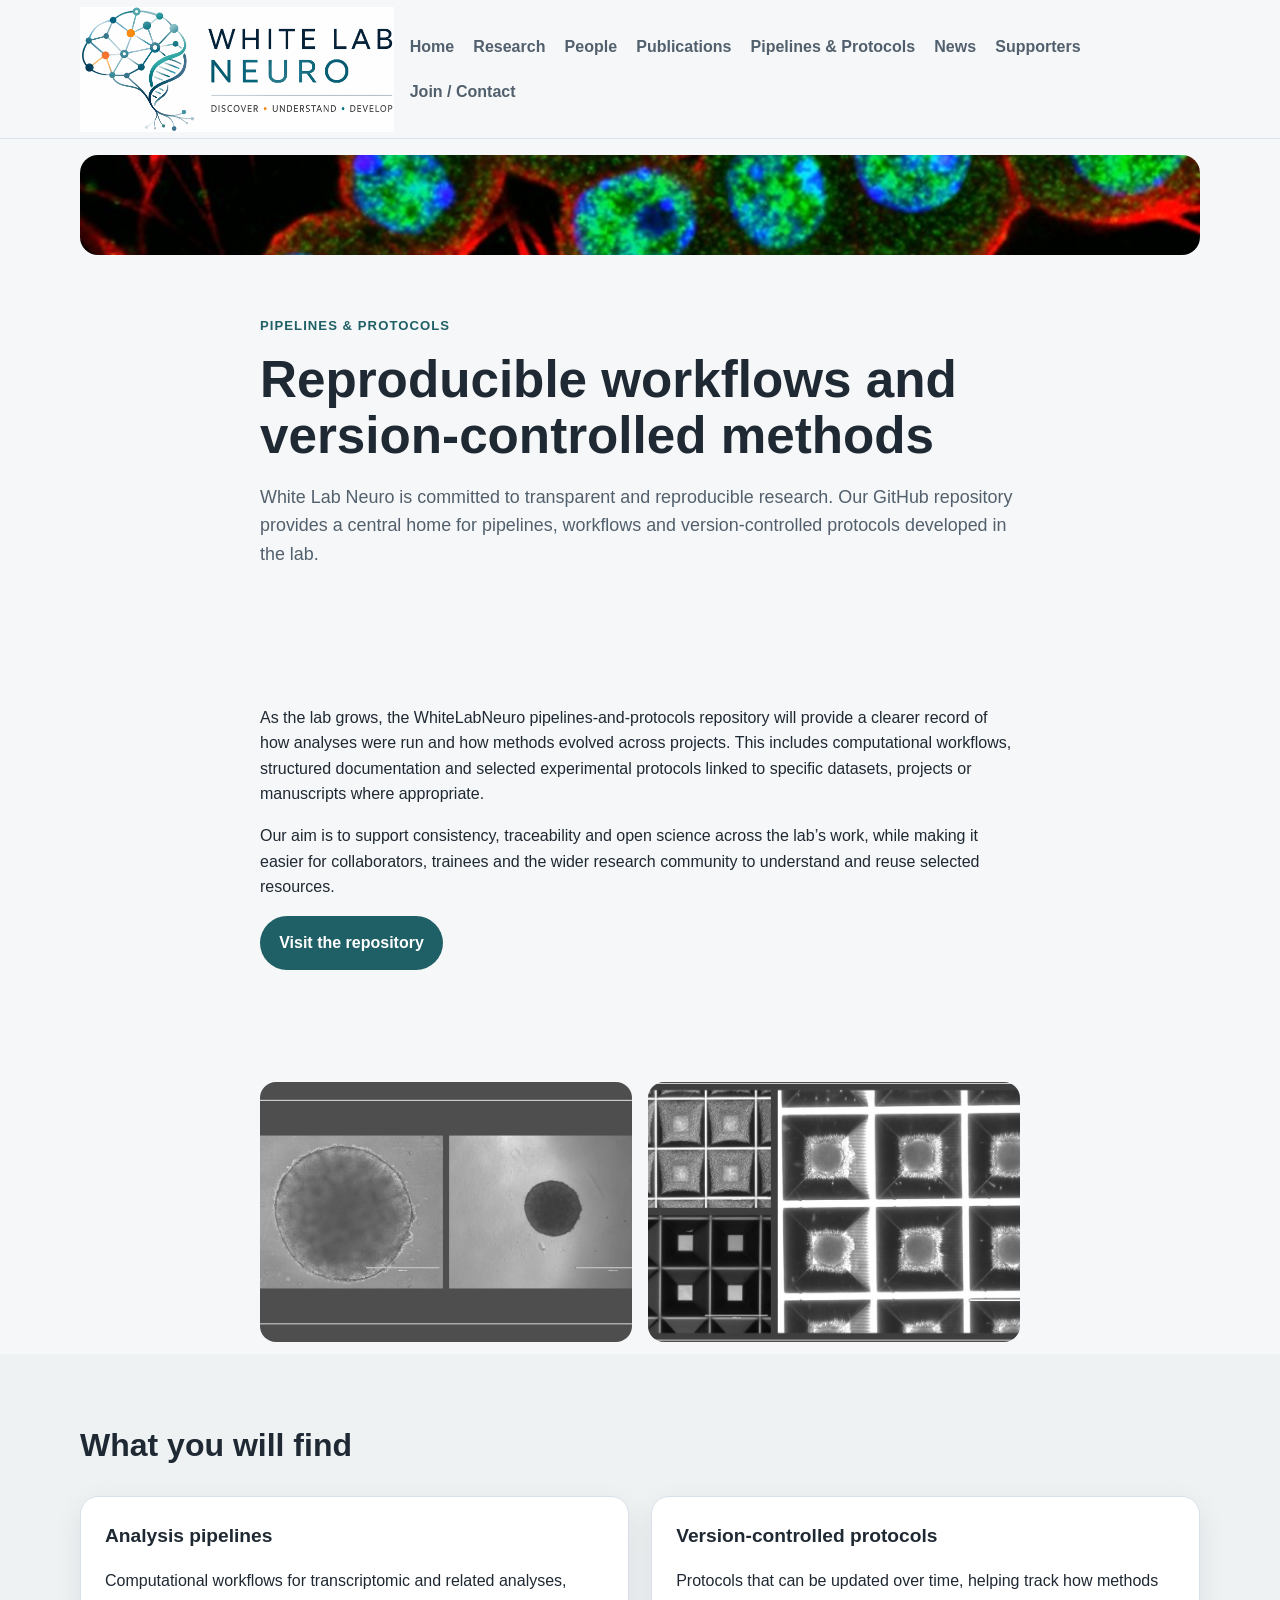
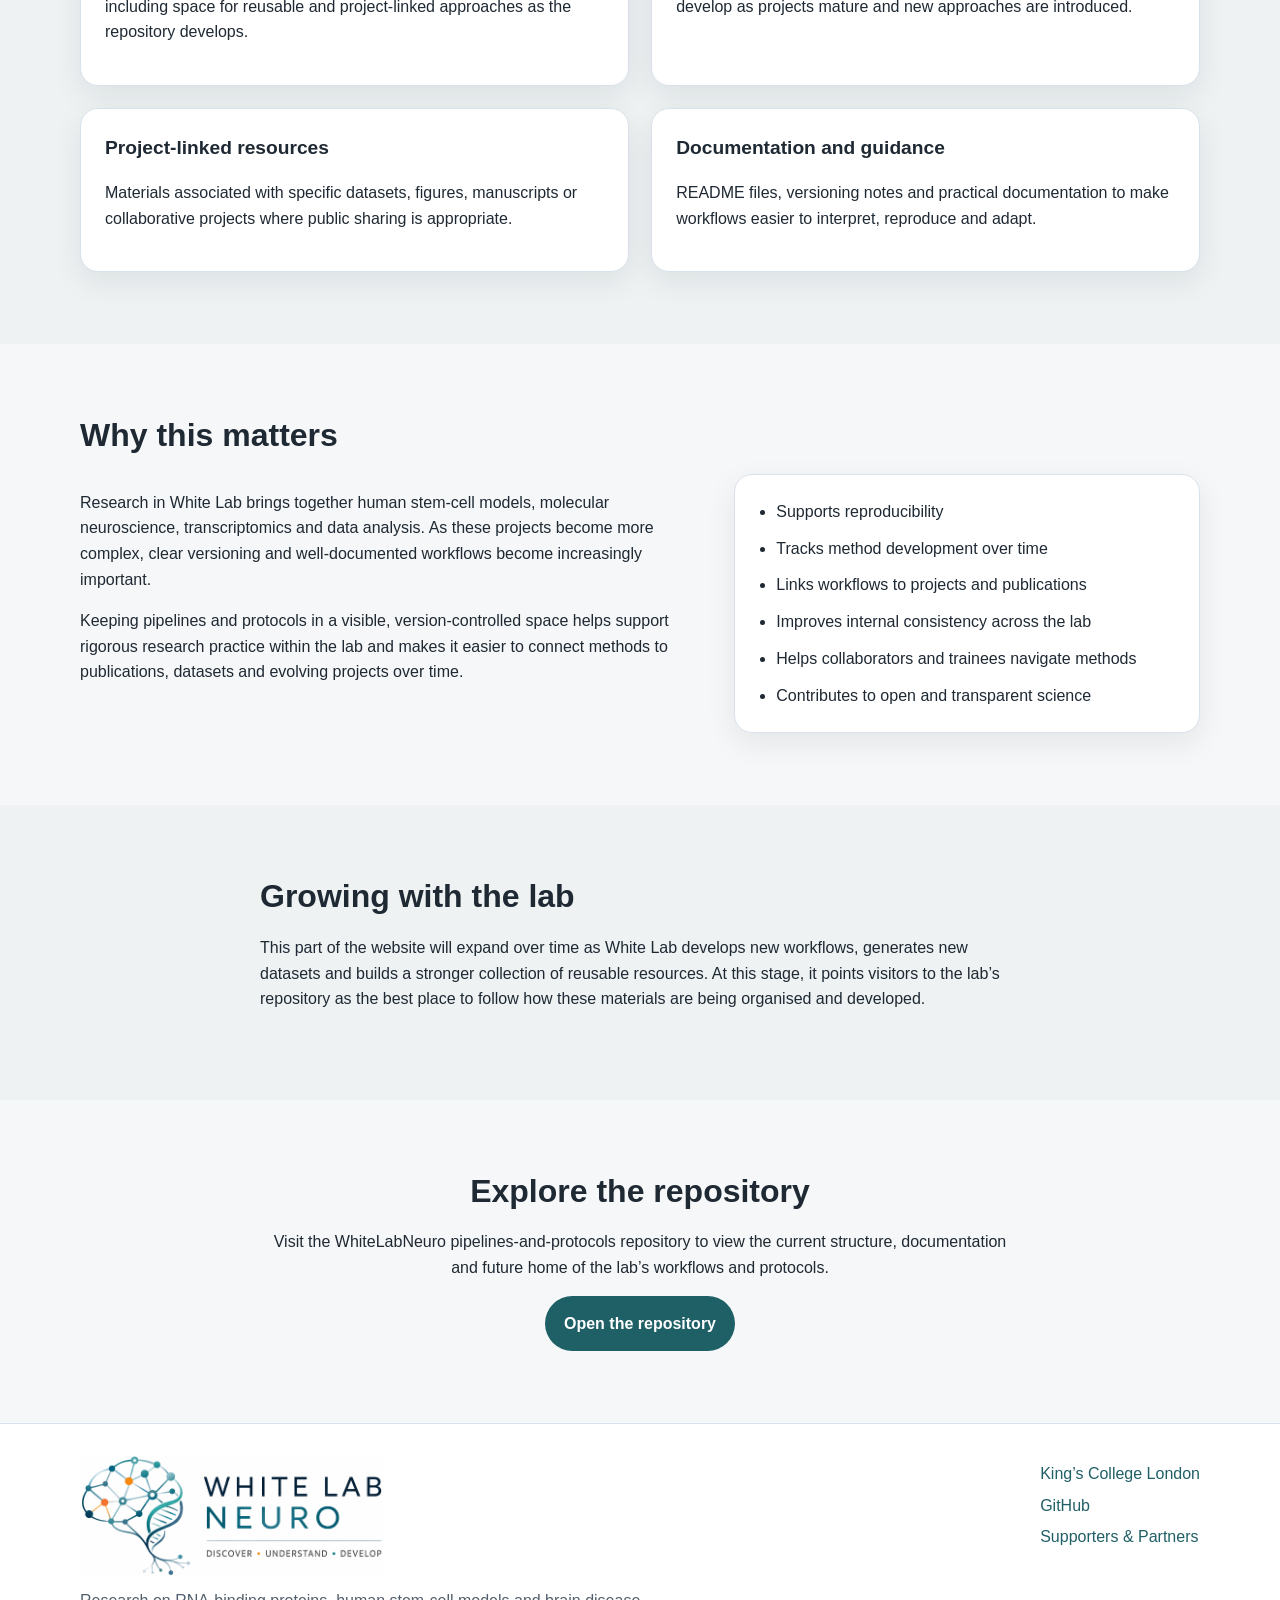
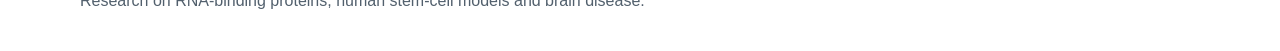
<file: pipelines.html>
<!DOCTYPE html>
<html lang="en">
<head>
  <meta charset="utf-8">
  <meta name="viewport" content="width=device-width, initial-scale=1">
  <title>Pipelines &amp; Protocols | White Lab Neuro</title>
  <meta name="description" content="Explore pipelines, workflows and version-controlled protocols from White Lab Neuro, supporting transparent and reproducible research.">
  <link rel="canonical" href="https://whitelabneuro.com/pipelines.html">
  <link rel="stylesheet" href="style.css">
  <link rel="icon" type="image/png" href="images/logos/favicon.png">
</head>
<body>
  <header class="site-header">
    <div class="container header-inner">
      <a class="site-title site-brand" href="/">
  <img src="images/logos/white-lab-neuro-logo.png" alt="White Lab Neuro logo" class="site-logo-full">
</a>
      <nav class="site-nav" aria-label="Main navigation">
        <ul>
          <li><a href="/">Home</a></li>
          <li><a href="research.html">Research</a></li>
          <li><a href="people.html">People</a></li>
          <li><a href="publications.html">Publications</a></li>
          <li><a href="pipelines.html">Pipelines &amp; Protocols</a></li>
          <li><a href="news.html">News</a></li>
          <li><a href="supporters.html">Supporters</a></li>
          <li><a href="contact.html">Join / Contact</a></li>
        </ul>
      </nav>
    </div>
  </header>

  <main>
    <section class="section page-banner-section">
  <div class="container">
    <img src="images/page-images/common-banner-neurons.jpg" alt="Microscopy banner image of human neurons" class="page-banner-image">
  </div>
</section>
    
    <section class="hero hero-small">
      <div class="container narrow">
        <p class="eyebrow">Pipelines &amp; Protocols</p>
        <h1>Reproducible workflows and version-controlled methods</h1>
        <p class="lead">
          White Lab Neuro is committed to transparent and reproducible research. Our
          GitHub repository provides a central home for pipelines, workflows and
          version-controlled protocols developed in the lab.
        </p>
      </div>
    </section>

    <section class="section">
      <div class="container narrow">
        <p>
          As the lab grows, the WhiteLabNeuro pipelines-and-protocols repository will provide a
          clearer record of how analyses were run and how methods evolved across projects. This
          includes computational workflows, structured documentation and selected experimental
          protocols linked to specific datasets, projects or manuscripts where appropriate.
        </p>
        <p>
          Our aim is to support consistency, traceability and open science across the lab’s work,
          while making it easier for collaborators, trainees and the wider research community to
          understand and reuse selected resources.
        </p>
        <p>
          <a class="button button-primary" href="https://github.com/whitelabneuro/pipelines-and-protocols" target="_blank" rel="noopener noreferrer">Visit the repository</a>
        </p>
      </div>
    </section>

<section class="section page-image-section">
  <div class="container narrow">
    <div class="page-image-grid">
      <img src="images/page-images/Organoid-expansion.jpg" alt="Brightfield image showing organoid expansion">
      <img src="images/page-images/Organoid-formation.jpg" alt="Brightfield image showing organoid formation">
    </div>
  </div>
</section>
    
    <section class="section section-alt">
      <div class="container">
        <h2>What you will find</h2>
        <div class="card-grid">
          <article class="card">
            <h3>Analysis pipelines</h3>
            <p>
              Computational workflows for transcriptomic and related analyses, including space for
              reusable and project-linked approaches as the repository develops.
            </p>
          </article>

          <article class="card">
            <h3>Version-controlled protocols</h3>
            <p>
              Protocols that can be updated over time, helping track how methods develop as
              projects mature and new approaches are introduced.
            </p>
          </article>

          <article class="card">
            <h3>Project-linked resources</h3>
            <p>
              Materials associated with specific datasets, figures, manuscripts or collaborative
              projects where public sharing is appropriate.
            </p>
          </article>

          <article class="card">
            <h3>Documentation and guidance</h3>
            <p>
              README files, versioning notes and practical documentation to make workflows easier
              to interpret, reproduce and adapt.
            </p>
          </article>
        </div>
      </div>
    </section>

    <section class="section">
      <div class="container">
        <h2>Why this matters</h2>
        <div class="two-column">
          <div>
            <p>
              Research in White Lab brings together human stem-cell models, molecular
              neuroscience, transcriptomics and data analysis. As these projects become more
              complex, clear versioning and well-documented workflows become increasingly
              important.
            </p>
            <p>
              Keeping pipelines and protocols in a visible, version-controlled space helps support
              rigorous research practice within the lab and makes it easier to connect methods to
              publications, datasets and evolving projects over time.
            </p>
          </div>
          <div class="feature-list">
            <ul>
              <li>Supports reproducibility</li>
              <li>Tracks method development over time</li>
              <li>Links workflows to projects and publications</li>
              <li>Improves internal consistency across the lab</li>
              <li>Helps collaborators and trainees navigate methods</li>
              <li>Contributes to open and transparent science</li>
            </ul>
          </div>
        </div>
      </div>
    </section>

    <section class="section section-alt">
      <div class="container narrow">
        <h2>Growing with the lab</h2>
        <p>
          This part of the website will expand over time as White Lab develops new workflows,
          generates new datasets and builds a stronger collection of reusable resources. At this
          stage, it points visitors to the lab’s repository as the best place to follow how these
          materials are being organised and developed.
        </p>
      </div>
    </section>

    <section class="section callout">
      <div class="container narrow">
        <h2>Explore the repository</h2>
        <p>
          Visit the WhiteLabNeuro pipelines-and-protocols repository to view the current
          structure, documentation and future home of the lab’s workflows and protocols.
        </p>
        <a class="button button-primary" href="https://github.com/whitelabneuro/pipelines-and-protocols" target="_blank" rel="noopener noreferrer">Open the repository</a>
      </div>
    </section>
  </main>

  <footer class="site-footer">
    <div class="container footer-inner">
      <div>
  <img src="images/logos/white-lab-neuro-logo.png" alt="White Lab Neuro logo" class="footer-logo">
  <p>Research on RNA-binding proteins, human stem-cell models and brain disease.</p>
</div>
      <div>
        <p><a href="https://www.kcl.ac.uk/" target="_blank" rel="noopener noreferrer">King’s College London</a></p>
        <p><a href="https://github.com/whitelabneuro/pipelines-and-protocols" target="_blank" rel="noopener noreferrer">GitHub</a></p>
        <p><a href="supporters.html">Supporters &amp; Partners</a></p>
      </div>
    </div>
  </footer>
</body>
</html>
</file>
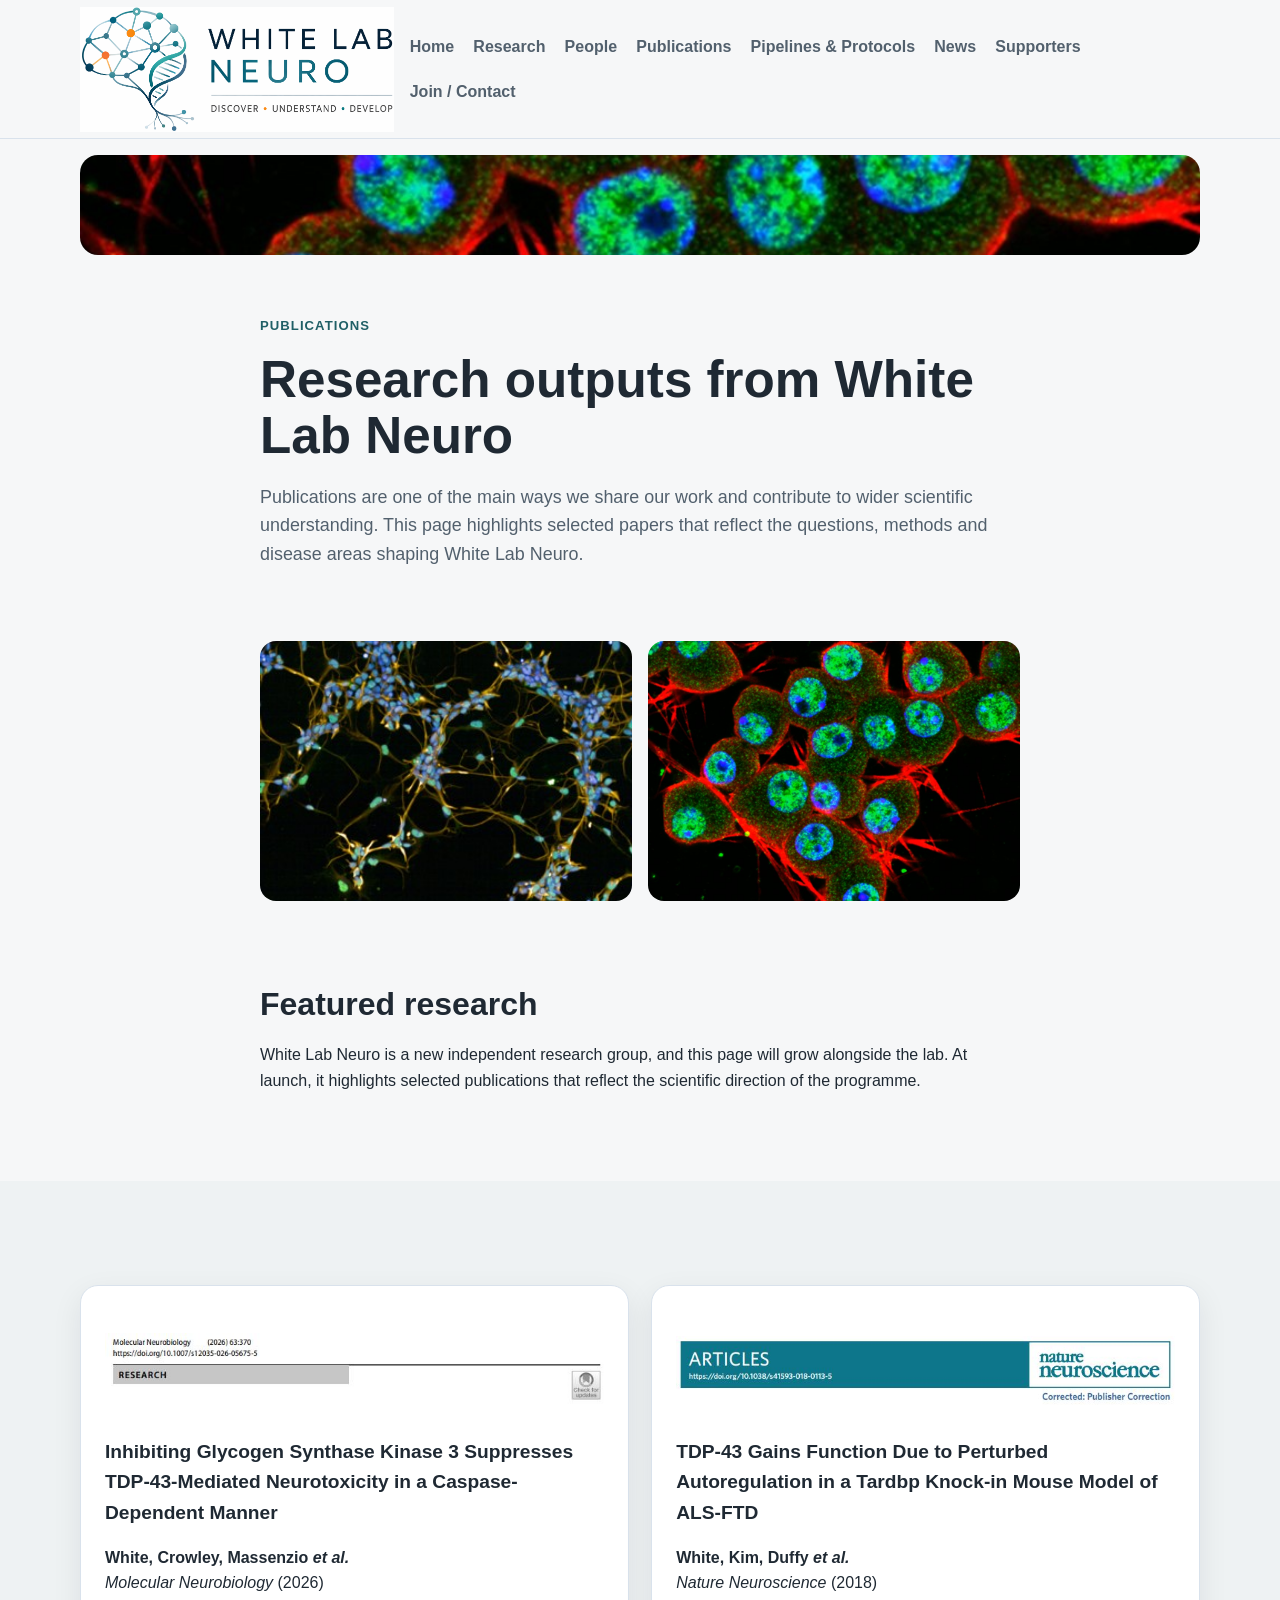
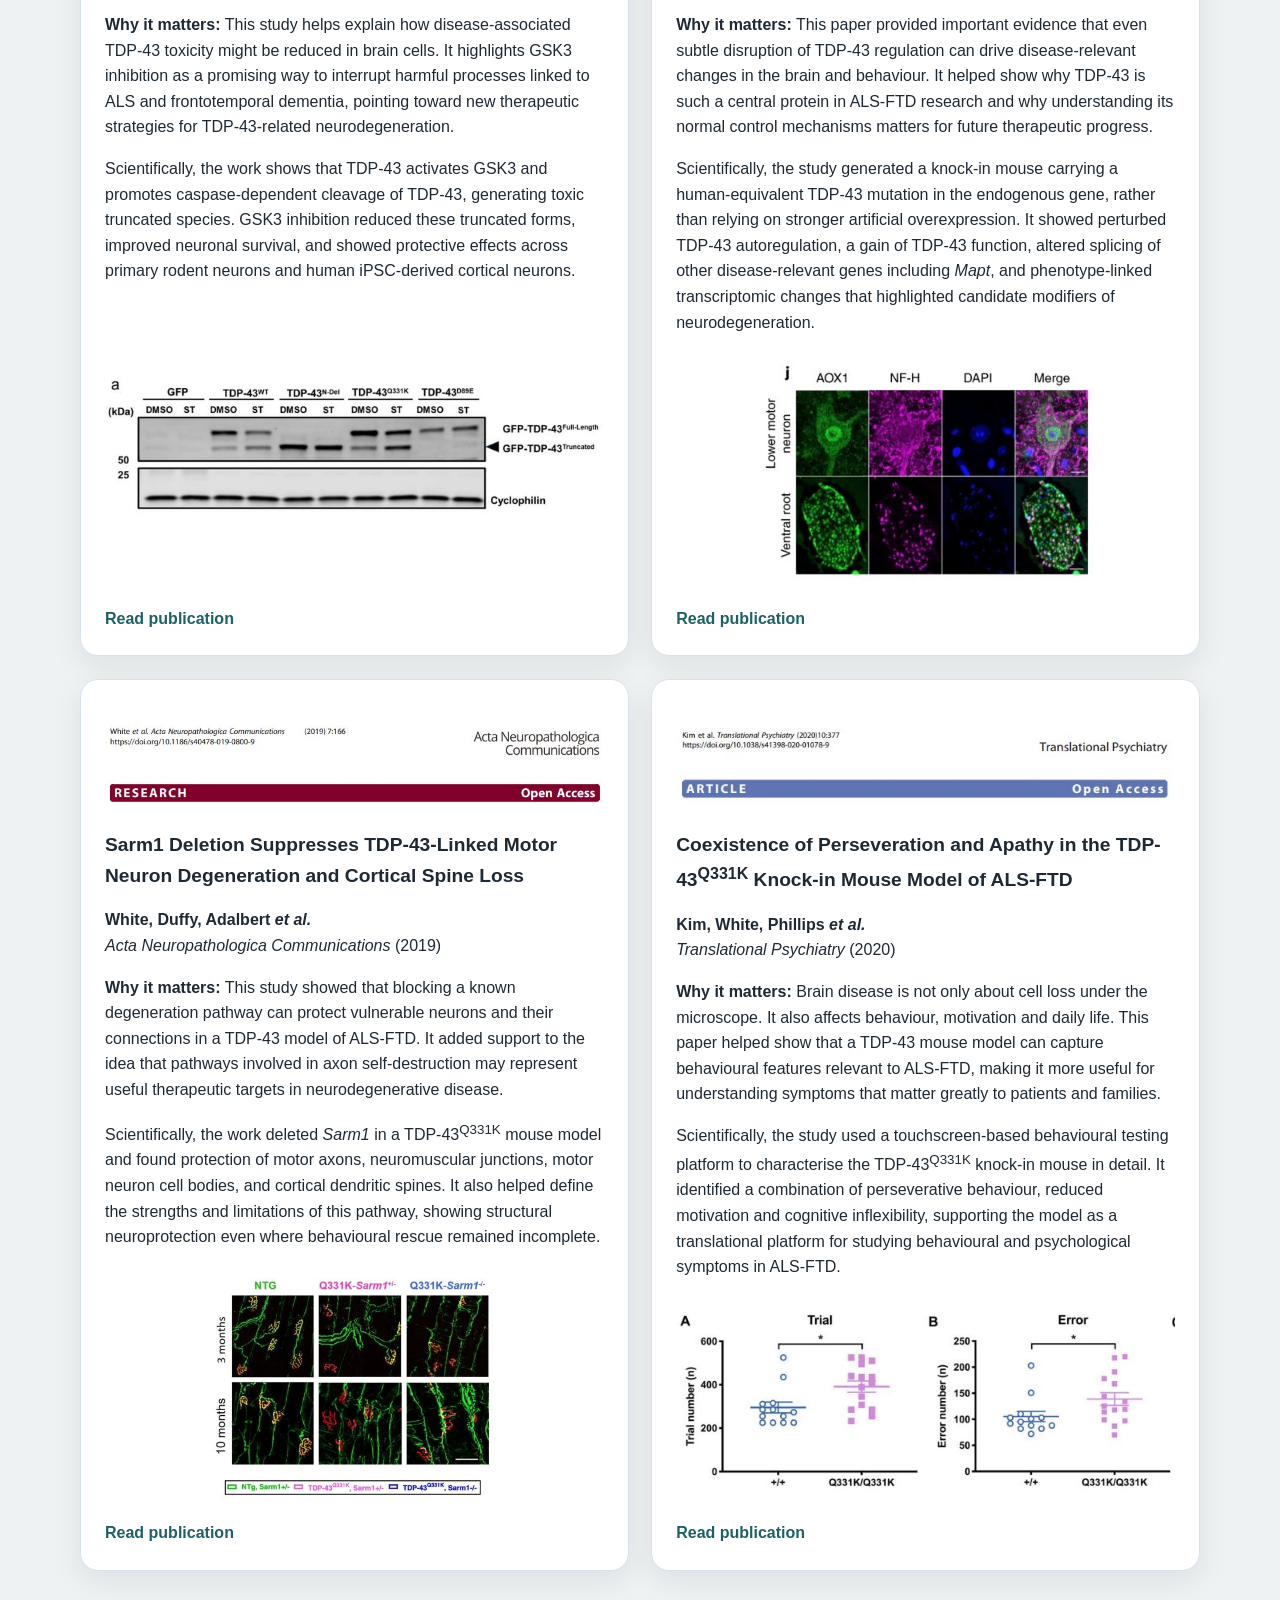
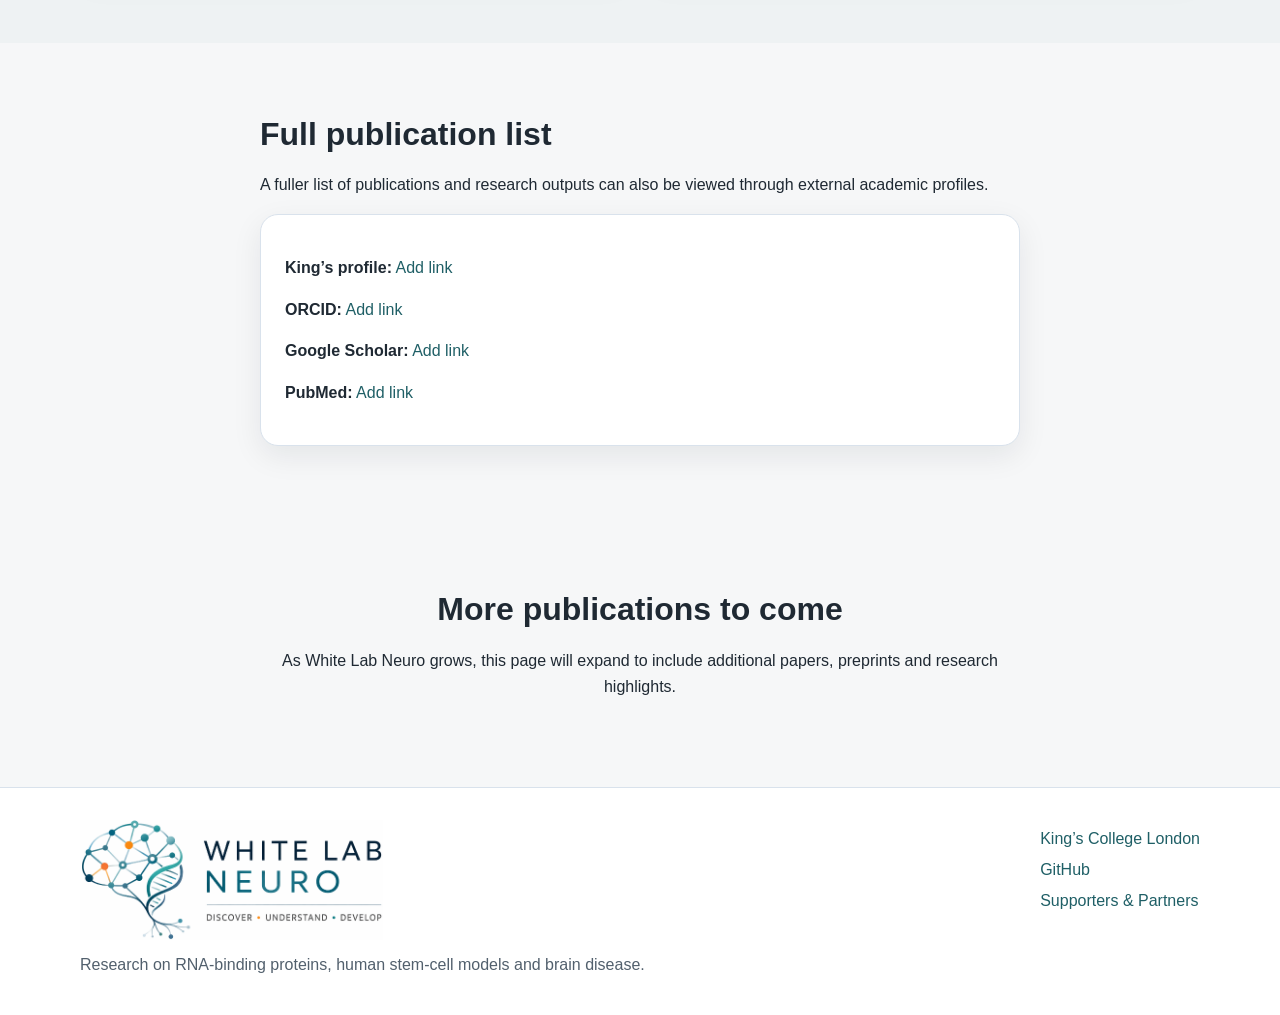
<file: publications.html>
<!DOCTYPE html>
<html lang="en">
<head>
  <meta charset="utf-8">
  <meta name="viewport" content="width=device-width, initial-scale=1">
  <title>Publications | White Lab Neuro</title>
  <meta name="description" content="Selected publications and research outputs from White Lab Neuro.">
  <link rel="canonical" href="https://whitelabneuro.com/publications.html">
  <link rel="stylesheet" href="style.css">
  <link rel="icon" type="image/png" href="images/logos/favicon.png">
</head>
<body>
  <header class="site-header">
    <div class="container header-inner">
      <a class="site-title site-brand" href="/">
  <img src="images/logos/white-lab-neuro-logo.png" alt="White Lab Neuro logo" class="site-logo-full">
</a>
      <nav class="site-nav" aria-label="Main navigation">
        <ul>
          <li><a href="/">Home</a></li>
          <li><a href="research.html">Research</a></li>
          <li><a href="people.html">People</a></li>
          <li><a href="publications.html">Publications</a></li>
          <li><a href="pipelines.html">Pipelines &amp; Protocols</a></li>
          <li><a href="news.html">News</a></li>
          <li><a href="supporters.html">Supporters</a></li>
          <li><a href="contact.html">Join / Contact</a></li>
        </ul>
      </nav>
    </div>
  </header>

  <main>
    <section class="section page-banner-section">
  <div class="container">
    <img src="images/page-images/common-banner-neurons.jpg" alt="Microscopy banner image of human neurons" class="page-banner-image">
  </div>
</section>
    
    <section class="hero hero-small">
      <div class="container narrow">
        <p class="eyebrow">Publications</p>
        <h1>Research outputs from White Lab Neuro</h1>
        <p class="lead">
          Publications are one of the main ways we share our work and contribute to wider scientific
          understanding. This page highlights selected papers that reflect the questions, methods
          and disease areas shaping White Lab Neuro.
        </p>
      </div>
    </section>
   
<section class="section page-image-section">
  <div class="container narrow">
    <div class="page-image-grid">
      <img src="images/page-images/Nerve-stem-cells.jpg" alt="Fluorescence microscopy image of nerve stem cells">
      <img src="images/page-images/Nerve-cells-TDP43.JPG" alt="Fluorescence microscopy image of nerve cells with TDP-43 staining">
    </div>
  </div>
</section>
    
    <section class="section">
      <div class="container narrow">
        <h2>Featured research</h2>
        <p>
          White Lab Neuro is a new independent research group, and this page will grow alongside the
          lab. At launch, it highlights selected publications that reflect the scientific direction
          of the programme.
        </p>
      </div>
    </section>

    <section class="section section-alt">
      <div class="container">
        <div class="card-grid">
  <article class="card publication-card">
    <div class="publication-image-wrap">
      <img src="images/publications/gsk3-paper-journal.JPG" alt="Journal image for Molecular Neurobiology paper" class="publication-image">
          </div>

  <div class="publication-top">
    <h3>Inhibiting Glycogen Synthase Kinase 3 Suppresses TDP-43-Mediated Neurotoxicity in a Caspase-Dependent Manner</h3>
    <p><strong>White, Crowley, Massenzio <em>et al.</em></strong><br>
    <em>Molecular Neurobiology</em> (2026)</p>
      
    <p>
      <strong>Why it matters:</strong> This study helps explain how disease-associated TDP-43
      toxicity might be reduced in brain cells. It highlights GSK3 inhibition as a promising way to
      interrupt harmful processes linked to ALS and frontotemporal dementia, pointing toward new
      therapeutic strategies for TDP-43-related neurodegeneration.
    </p>

    <p>
      Scientifically, the work shows that TDP-43 activates GSK3 and promotes caspase-dependent
      cleavage of TDP-43, generating toxic truncated species. GSK3 inhibition reduced these
      truncated forms, improved neuronal survival, and showed protective effects across primary
      rodent neurons and human iPSC-derived cortical neurons.
    </p>
    </div>
    
    <div class="publication-middle">
      <img src="images/publications/gsk3-paper-journal-figure.JPG" alt="Example figure from Molecular Neurobiology paper" class="publication-figure">
      </div>

    <div class="publication-bottom">
    <p class="publication-link">
    <a class="text-link" href="https://link.springer.com/article/10.1007/s12035-026-05675-5" target="_blank" rel="noopener noreferrer">Read publication</a></p>
    </div>
    </article>

  <article class="card publication-card">
    <div class="publication-image-wrap">
      <img src="images/publications/tardbp-natneuro.JPG" alt="Journal image for Nature Neuroscience paper" class="publication-image">
          </div>
    
  <div class="publication-top">
    <h3>TDP-43 Gains Function Due to Perturbed Autoregulation in a Tardbp Knock-in Mouse Model of ALS-FTD</h3>
    <p><strong>White, Kim, Duffy <em>et al.</em></strong><br>
    <em>Nature Neuroscience</em> (2018)</p>

    <p>
      <strong>Why it matters:</strong> This paper provided important evidence that even subtle
      disruption of TDP-43 regulation can drive disease-relevant changes in the brain and behaviour.
      It helped show why TDP-43 is such a central protein in ALS-FTD research and why understanding
      its normal control mechanisms matters for future therapeutic progress.
    </p>

    <p>
      Scientifically, the study generated a knock-in mouse carrying a human-equivalent TDP-43
      mutation in the endogenous gene, rather than relying on stronger artificial overexpression. It
      showed perturbed TDP-43 autoregulation, a gain of TDP-43 function, altered splicing of other
      disease-relevant genes including <em>Mapt</em>, and phenotype-linked transcriptomic changes
      that highlighted candidate modifiers of neurodegeneration.
    </p>
    </div>
    
    <div class="publication-middle">
      <img src="images/publications/tardbp-natneuro-figure.JPG" alt="Example figure from Nature Neuroscience paper" class="publication-figure">
      </div>

    <div class="publication-bottom">
    <p class="publication-link">
    <a class="text-link" href="https://www.nature.com/articles/s41593-018-0113-5" target="_blank" rel="noopener noreferrer">Read publication</a></p>
    </div>
    </article>

  <article class="card publication-card">
    <div class="publication-image-wrap">
      <img src="images/publications/sarm1-acta.JPG" alt="Journal image for Acta Neuropathologica Communications paper" class="publication-image">
          </div>
    
  <div class="publication-top">
    <h3>Sarm1 Deletion Suppresses TDP-43-Linked Motor Neuron Degeneration and Cortical Spine Loss</h3>
    <p><strong>White, Duffy, Adalbert <em>et al.</em></strong><br>
    <em>Acta Neuropathologica Communications</em> (2019)</p>
       
    <p>
      <strong>Why it matters:</strong> This study showed that blocking a known degeneration pathway
      can protect vulnerable neurons and their connections in a TDP-43 model of ALS-FTD. It added
      support to the idea that pathways involved in axon self-destruction may represent useful
      therapeutic targets in neurodegenerative disease.
    </p>

    <p>
      Scientifically, the work deleted <em>Sarm1</em> in a TDP-43<sup>Q331K</sup> mouse model and
      found protection of motor axons, neuromuscular junctions, motor neuron cell bodies, and
      cortical dendritic spines. It also helped define the strengths and limitations of this pathway,
      showing structural neuroprotection even where behavioural rescue remained incomplete.
    </p>
    </div>
    
      <div class="publication-middle">
      <img src="images/publications/sarm1-acta-figure.JPG" alt="Example figure from Acta Neuropathologica Communications paper" class="publication-figure">
      </div>

    <div class="publication-bottom">
    <p class="publication-link">
    <a class="text-link" href="https://link.springer.com/article/10.1186/s40478-019-0800-9" target="_blank" rel="noopener noreferrer">Read publication</a></p>
    </div>
    </article>

  <article class="card publication-card">
    <div class="publication-image-wrap">
      <img src="images/publications/behaviour-transpsy.JPG" alt="Journal image for Translational Psychiatry paper" class="publication-image">
          </div>
    
  <div class="publication-top">
    <h3>Coexistence of Perseveration and Apathy in the TDP-43<sup>Q331K</sup> Knock-in Mouse Model of ALS-FTD</h3>
    <p><strong>Kim, White, Phillips <em>et al.</em></strong><br>
    <em>Translational Psychiatry</em> (2020)</p>
       
    <p>
      <strong>Why it matters:</strong> Brain disease is not only about cell loss under the
      microscope. It also affects behaviour, motivation and daily life. This paper helped show that
      a TDP-43 mouse model can capture behavioural features relevant to ALS-FTD, making it more
      useful for understanding symptoms that matter greatly to patients and families.
    </p>

    <p>
      Scientifically, the study used a touchscreen-based behavioural testing platform to characterise
      the TDP-43<sup>Q331K</sup> knock-in mouse in detail. It identified a combination of
      perseverative behaviour, reduced motivation and cognitive inflexibility, supporting the model
      as a translational platform for studying behavioural and psychological symptoms in ALS-FTD.
    </p>
    </div>
    
      <div class="publication-middle">
      <img src="images/publications/behaviour-transpsy-figure.JPG" alt="Example figure from Translational Psychiatry paper" class="publication-figure">
      </div>

    <div class="publication-bottom">
    <p class="publication-link">
    <a class="text-link" href="https://www.nature.com/articles/s41398-020-01078-9" target="_blank" rel="noopener noreferrer">Read publication</a></p>
    </div>  
    </article>
</div>
    </section>

    <section class="section">
      <div class="container narrow">
        <h2>Full publication list</h2>
        <p>
          A fuller list of publications and research outputs can also be viewed through external
          academic profiles.
        </p>

        <div class="card">
          <p><strong>King’s profile:</strong> <a href="#">Add link</a></p>
          <p><strong>ORCID:</strong> <a href="#">Add link</a></p>
          <p><strong>Google Scholar:</strong> <a href="#">Add link</a></p>
          <p><strong>PubMed:</strong> <a href="#">Add link</a></p>
        </div>
      </div>
    </section>

    <section class="section callout">
      <div class="container narrow">
        <h2>More publications to come</h2>
        <p>
          As White Lab Neuro grows, this page will expand to include additional papers, preprints
          and research highlights.
        </p>
      </div>
    </section>
  </main>

  <footer class="site-footer">
    <div class="container footer-inner">
      <div>
  <img src="images/logos/white-lab-neuro-logo.png" alt="White Lab Neuro logo" class="footer-logo">
  <p>Research on RNA-binding proteins, human stem-cell models and brain disease.</p>
</div>
      <div>
        <p><a href="https://www.kcl.ac.uk/" target="_blank" rel="noopener noreferrer">King’s College London</a></p>
        <p><a href="https://github.com/whitelabneuro/pipelines-and-protocols" target="_blank" rel="noopener noreferrer">GitHub</a></p>
        <p><a href="supporters.html">Supporters &amp; Partners</a></p>
      </div>
    </div>
  </footer>
</body>
</html>
</file>
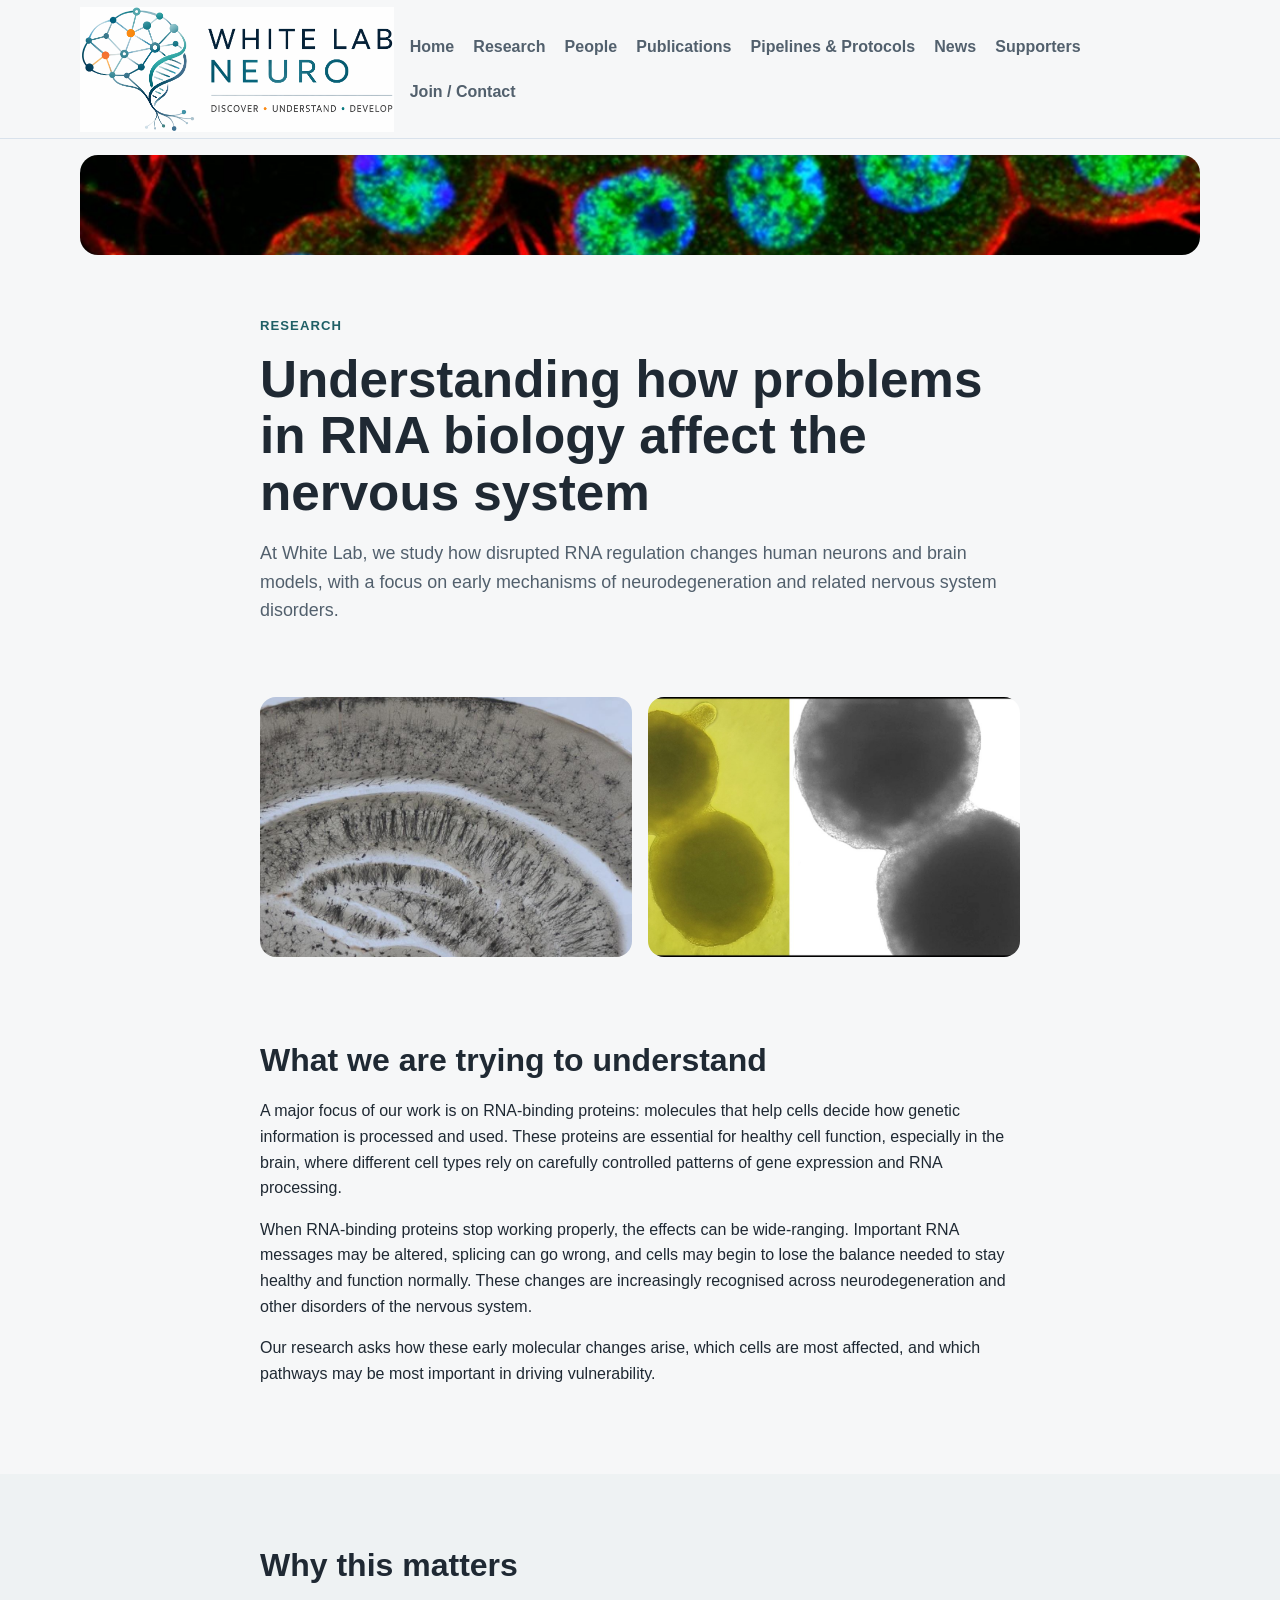
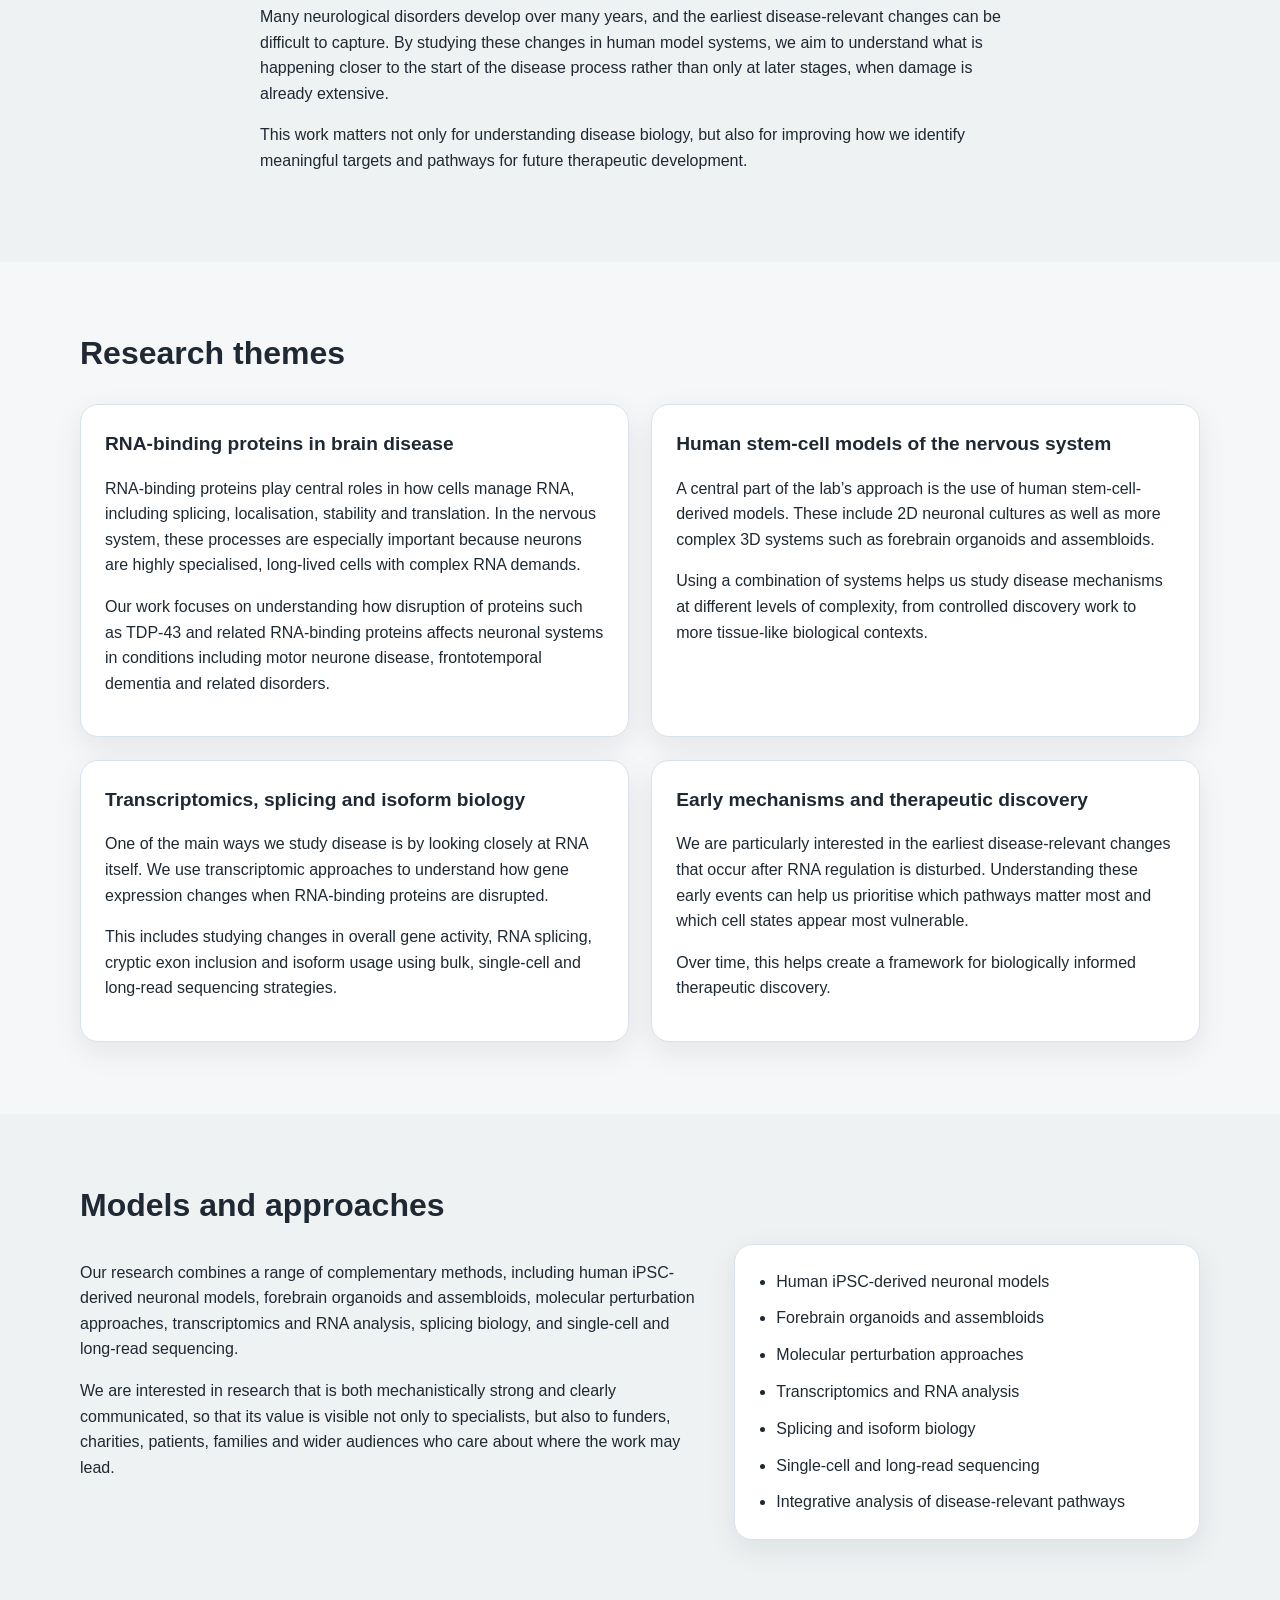
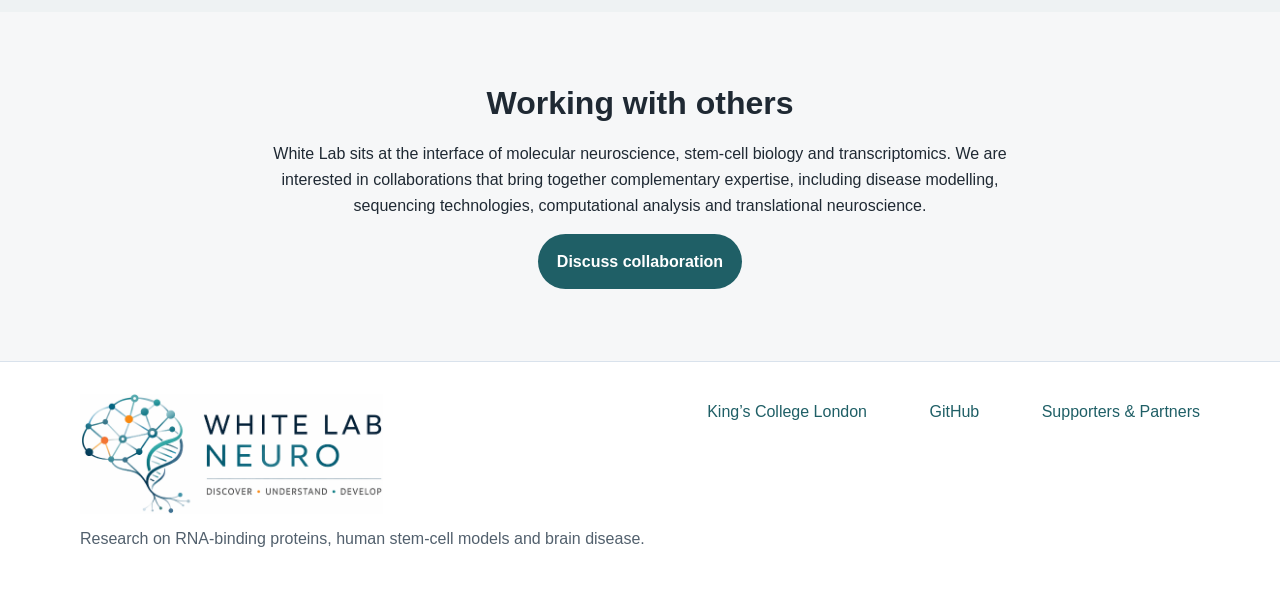
<file: research.html>
<!DOCTYPE html>
<html lang="en">
<head>
  <meta charset="utf-8">
  <meta name="viewport" content="width=device-width, initial-scale=1">
  <title>Research | White Lab Neuro</title>
  <meta name="description" content="Research at White Lab Neuro focuses on RNA-binding proteins, neurodegeneration, human stem-cell models, transcriptomics and early disease mechanisms.">
  <link rel="canonical" href="https://whitelabneuro.com/research.html">
  <link rel="stylesheet" href="style.css">
  <link rel="icon" type="image/png" href="images/logos/favicon.png">
</head>
<body>
  <header class="site-header">
    <div class="container header-inner">
      <a class="site-title site-brand" href="/">
  <img src="images/logos/white-lab-neuro-logo.png" alt="White Lab Neuro logo" class="site-logo-full">
</a>
      <nav class="site-nav" aria-label="Main navigation">
        <ul>
          <li><a href="/">Home</a></li>
          <li><a href="research.html">Research</a></li>
          <li><a href="people.html">People</a></li>
          <li><a href="publications.html">Publications</a></li>
          <li><a href="pipelines.html">Pipelines &amp; Protocols</a></li>
          <li><a href="news.html">News</a></li>
          <li><a href="supporters.html">Supporters</a></li>
          <li><a href="contact.html">Join / Contact</a></li>
        </ul>
      </nav>
    </div>
  </header>

  <main>
    <section class="section page-banner-section">
    <div class="container">
      <img src="images/page-images/common-banner-neurons.jpg" alt="Microscopy banner image of human neurons" class="page-banner-image">
    </div>
  </section>
    
    <section class="hero hero-small">
      <div class="container narrow">
        <p class="eyebrow">Research</p>
        <h1>Understanding how problems in RNA biology affect the nervous system</h1>
        <p class="lead">
          At White Lab, we study how disrupted RNA regulation changes human neurons and brain models,
          with a focus on early mechanisms of neurodegeneration and related nervous system disorders.
        </p>
      </div>
    </section>

    <section class="section page-image-section">
  <div class="container narrow">
    <div class="page-image-grid">
      <img src="images/page-images/golgi-hippocampus.jpg" alt="Golgi-stained section of mouse hippocampus">
      <img src="images/page-images/Organoid-fusion.jpg" alt="Brightfield image of fused human brain organoids">
    </div>
  </div>
</section>
    
    <section class="section">
      <div class="container narrow">
        <h2>What we are trying to understand</h2>
        <p>
          A major focus of our work is on RNA-binding proteins: molecules that help cells decide how
          genetic information is processed and used. These proteins are essential for healthy cell
          function, especially in the brain, where different cell types rely on carefully controlled
          patterns of gene expression and RNA processing.
        </p>
        <p>
          When RNA-binding proteins stop working properly, the effects can be wide-ranging. Important
          RNA messages may be altered, splicing can go wrong, and cells may begin to lose the balance
          needed to stay healthy and function normally. These changes are increasingly recognised
          across neurodegeneration and other disorders of the nervous system.
        </p>
        <p>
          Our research asks how these early molecular changes arise, which cells are most affected,
          and which pathways may be most important in driving vulnerability.
        </p>
      </div>
    </section>

    <section class="section section-alt">
      <div class="container narrow">
        <h2>Why this matters</h2>
        <p>
          Many neurological disorders develop over many years, and the earliest disease-relevant
          changes can be difficult to capture. By studying these changes in human model systems, we
          aim to understand what is happening closer to the start of the disease process rather than
          only at later stages, when damage is already extensive.
        </p>
        <p>
          This work matters not only for understanding disease biology, but also for improving how
          we identify meaningful targets and pathways for future therapeutic development.
        </p>
      </div>
    </section>

    <section class="section">
      <div class="container">
        <h2>Research themes</h2>
        <div class="card-grid">
          <article class="card">
            <h3>RNA-binding proteins in brain disease</h3>
            <p>
              RNA-binding proteins play central roles in how cells manage RNA, including splicing,
              localisation, stability and translation. In the nervous system, these processes are
              especially important because neurons are highly specialised, long-lived cells with
              complex RNA demands.
            </p>
            <p>
              Our work focuses on understanding how disruption of proteins such as TDP-43 and related
              RNA-binding proteins affects neuronal systems in conditions including motor neurone
              disease, frontotemporal dementia and related disorders.
            </p>
          </article>

          <article class="card">
            <h3>Human stem-cell models of the nervous system</h3>
            <p>
              A central part of the lab’s approach is the use of human stem-cell-derived models.
              These include 2D neuronal cultures as well as more complex 3D systems such as forebrain
              organoids and assembloids.
            </p>
            <p>
              Using a combination of systems helps us study disease mechanisms at different levels of
              complexity, from controlled discovery work to more tissue-like biological contexts.
            </p>
          </article>

          <article class="card">
            <h3>Transcriptomics, splicing and isoform biology</h3>
            <p>
              One of the main ways we study disease is by looking closely at RNA itself. We use
              transcriptomic approaches to understand how gene expression changes when RNA-binding
              proteins are disrupted.
            </p>
            <p>
              This includes studying changes in overall gene activity, RNA splicing, cryptic exon
              inclusion and isoform usage using bulk, single-cell and long-read sequencing strategies.
            </p>
          </article>

          <article class="card">
            <h3>Early mechanisms and therapeutic discovery</h3>
            <p>
              We are particularly interested in the earliest disease-relevant changes that occur after
              RNA regulation is disturbed. Understanding these early events can help us prioritise
              which pathways matter most and which cell states appear most vulnerable.
            </p>
            <p>
              Over time, this helps create a framework for biologically informed therapeutic discovery.
            </p>
          </article>
        </div>
      </div>
    </section>

    <section class="section section-alt">
      <div class="container">
        <h2>Models and approaches</h2>
        <div class="two-column">
          <div>
            <p>
              Our research combines a range of complementary methods, including human iPSC-derived
              neuronal models, forebrain organoids and assembloids, molecular perturbation
              approaches, transcriptomics and RNA analysis, splicing biology, and single-cell and
              long-read sequencing.
            </p>
            <p>
              We are interested in research that is both mechanistically strong and clearly
              communicated, so that its value is visible not only to specialists, but also to
              funders, charities, patients, families and wider audiences who care about where the
              work may lead.
            </p>
          </div>
          <div class="feature-list">
            <ul>
              <li>Human iPSC-derived neuronal models</li>
              <li>Forebrain organoids and assembloids</li>
              <li>Molecular perturbation approaches</li>
              <li>Transcriptomics and RNA analysis</li>
              <li>Splicing and isoform biology</li>
              <li>Single-cell and long-read sequencing</li>
              <li>Integrative analysis of disease-relevant pathways</li>
            </ul>
          </div>
        </div>
      </div>
    </section>

    <section class="section callout">
      <div class="container narrow">
        <h2>Working with others</h2>
        <p>
          White Lab sits at the interface of molecular neuroscience, stem-cell biology and
          transcriptomics. We are interested in collaborations that bring together complementary
          expertise, including disease modelling, sequencing technologies, computational analysis
          and translational neuroscience.
        </p>
        <a class="button button-primary" href="contact.html">Discuss collaboration</a>
      </div>
    </section>
  </main>

  <footer class="site-footer">
    <div class="container footer-inner">
      <div>
  <img src="images/logos/white-lab-neuro-logo.png" alt="White Lab Neuro logo" class="footer-logo">
  <p>Research on RNA-binding proteins, human stem-cell models and brain disease.</p>
</div>
        <p><a href="https://www.kcl.ac.uk/" target="_blank" rel="noopener noreferrer">King’s College London</a></p>
        <p><a href="https://github.com/whitelabneuro/pipelines-and-protocols" target="_blank" rel="noopener noreferrer">GitHub</a></p>
        <p><a href="supporters.html">Supporters &amp; Partners</a></p>
      </div>
    </div>
  </footer>
</body>
</html>
</file>
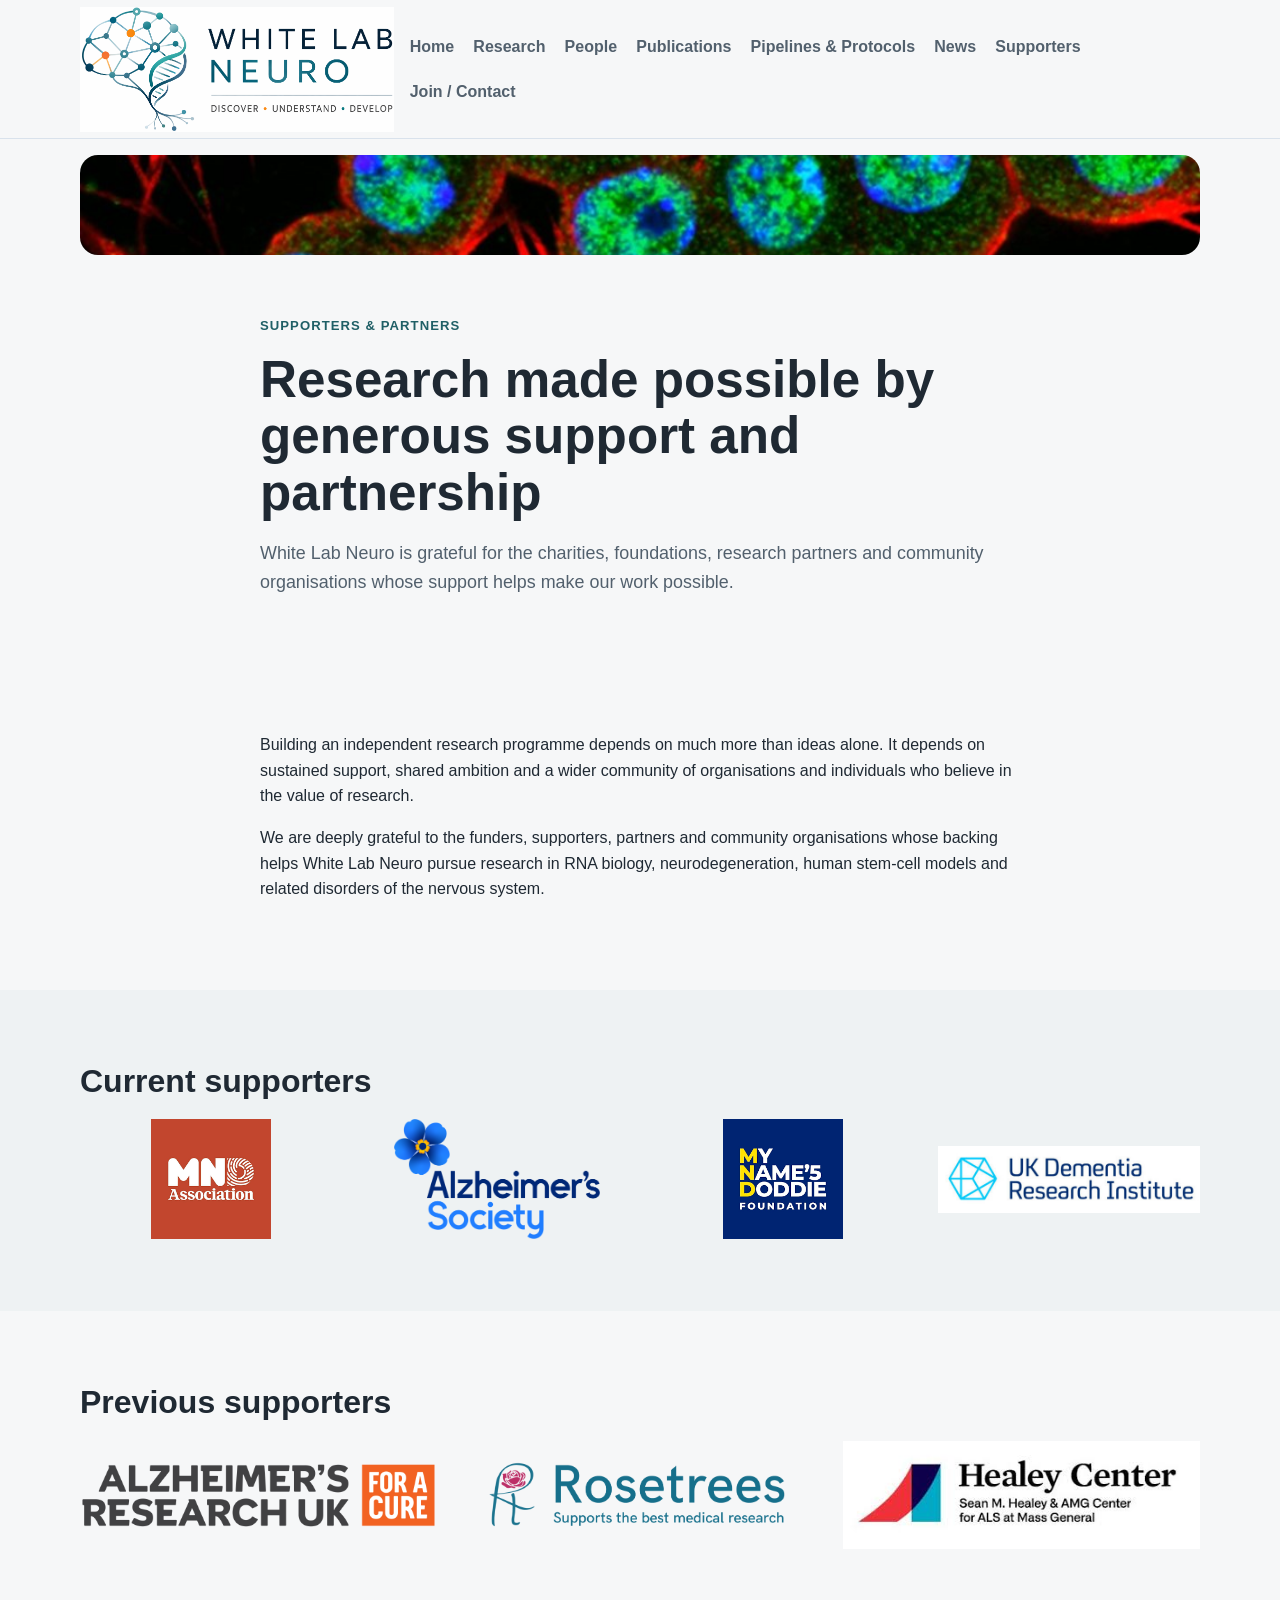
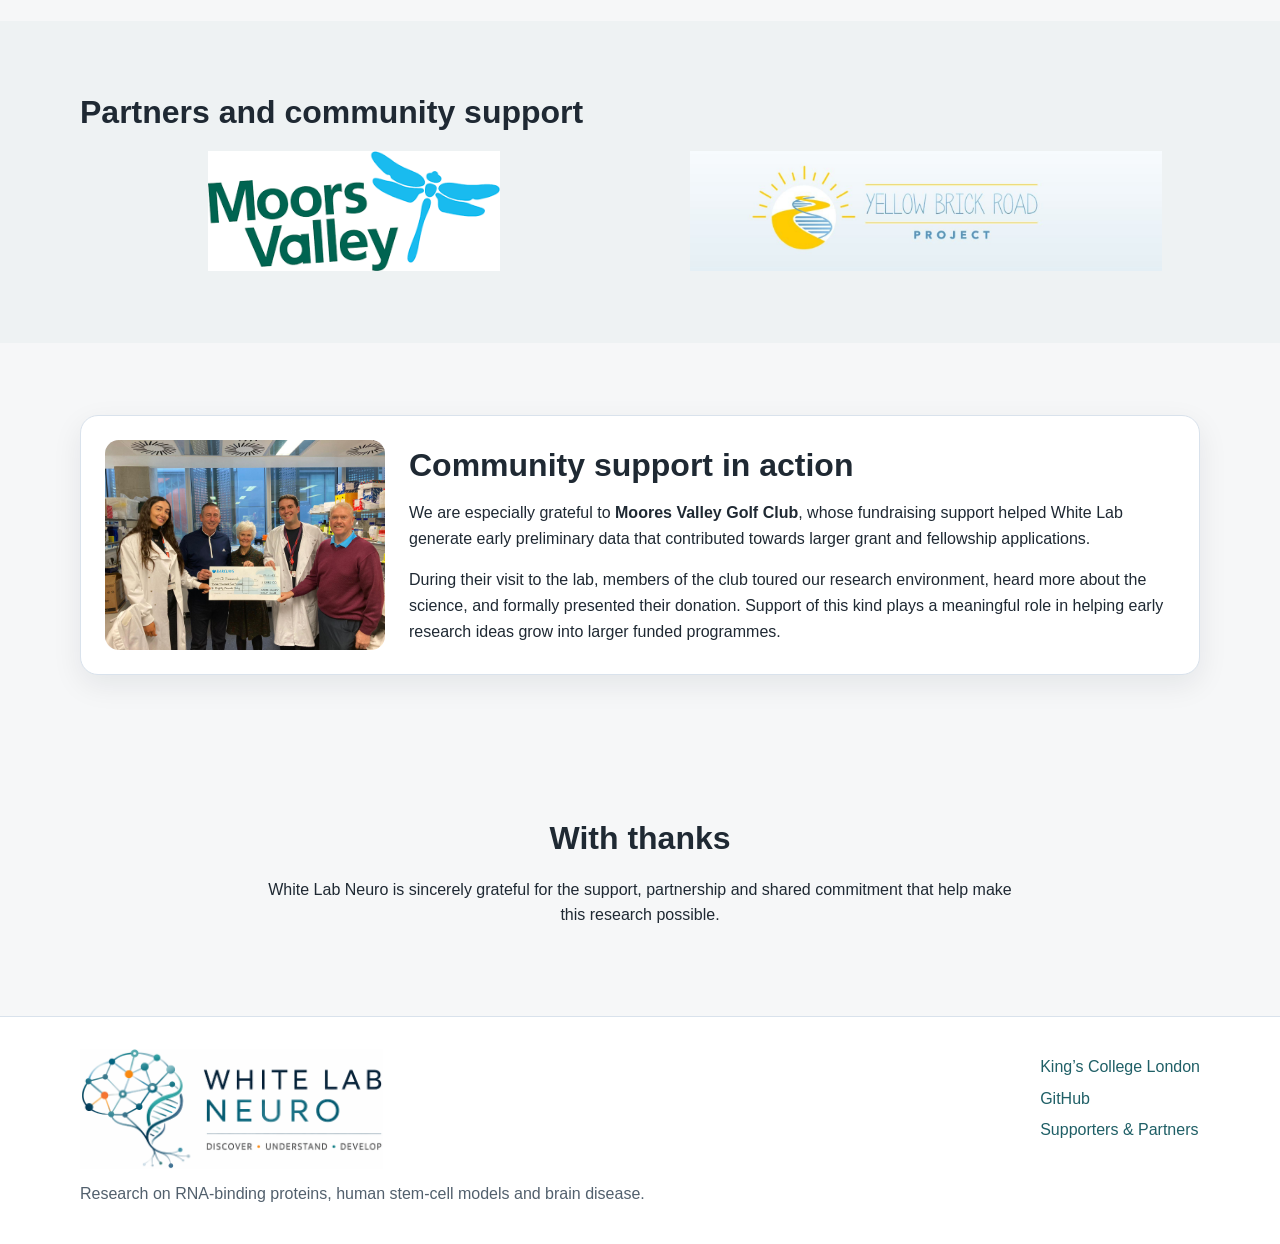
<file: supporters.html>
<!DOCTYPE html>
<html lang="en">
<head>
  <meta charset="utf-8">
  <meta name="viewport" content="width=device-width, initial-scale=1">
  <title>Supporters &amp; Partners | White Lab Neuro</title>
  <meta name="description" content="White Lab Neuro is grateful for the charities, foundations, research partners and community organisations whose support helps make our research possible.">
  <link rel="canonical" href="https://whitelabneuro.com/supporters.html">
  <link rel="stylesheet" href="style.css">
  <link rel="icon" type="image/png" href="images/logos/favicon.png">
</head>
<body>
  <header class="site-header">
    <div class="container header-inner">
      <a class="site-title site-brand" href="/">
  <img src="images/logos/white-lab-neuro-logo.png" alt="White Lab Neuro logo" class="site-logo-full">
</a>
      <nav class="site-nav" aria-label="Main navigation">
        <ul>
          <li><a href="/">Home</a></li>
          <li><a href="research.html">Research</a></li>
          <li><a href="people.html">People</a></li>
          <li><a href="publications.html">Publications</a></li>
          <li><a href="pipelines.html">Pipelines &amp; Protocols</a></li>
          <li><a href="news.html">News</a></li>
          <li><a href="supporters.html">Supporters</a></li>
          <li><a href="contact.html">Join / Contact</a></li>
        </ul>
      </nav>
    </div>
  </header>

  <main>
  <section class="section page-banner-section">
    <div class="container">
      <img src="images/page-images/common-banner-neurons.jpg" alt="Fluorescence microscopy banner image of human neurons" class="page-banner-image">
    </div>
  </section>

  <section class="hero hero-small">
    <div class="container narrow">
      <p class="eyebrow">Supporters &amp; Partners</p>
      <h1>Research made possible by generous support and partnership</h1>
      <p class="lead">
        White Lab Neuro is grateful for the charities, foundations, research partners and
        community organisations whose support helps make our work possible.
      </p>
    </div>
  </section>

  <section class="section">
    <div class="container narrow">
      <p>
        Building an independent research programme depends on much more than ideas alone. It
        depends on sustained support, shared ambition and a wider community of organisations and
        individuals who believe in the value of research.
      </p>
      <p>
        We are deeply grateful to the funders, supporters, partners and community organisations
        whose backing helps White Lab Neuro pursue research in RNA biology, neurodegeneration,
        human stem-cell models and related disorders of the nervous system.
      </p>
    </div>
  </section>

  <section class="section section-alt">
    <div class="container">
      <h2>Current supporters</h2>
      <div class="logo-panel">
        <img src="images/logos/MND-Association.jpg" alt="MND Association logo">
        <img src="images/logos/Alzheimers-Society.jpg" alt="Alzheimer's Society logo">
        <img src="images/logos/My-Name5-Doddie-Foundation.jpg" alt="My Name'5 Doddie Foundation logo">
        <img src="images/logos/UKDRI.jpg" alt="UK Dementia Research Institute logo">
      </div>
    </div>
  </section>

  <section class="section">
    <div class="container">
      <h2>Previous supporters</h2>
      <div class="logo-panel">
        <img src="images/logos/ARUK.jpg" alt="Alzheimer's Research UK logo">
        <img src="images/logos/Rosetrees-Trust.jpg" alt="Rosetrees Trust logo">
        <img src="images/logos/Healey-Center.jpg" alt="Sean M. Healey and AMG Center for ALS logo">
      </div>
    </div>
  </section>

  <section class="section section-alt">
    <div class="container">
      <h2>Partners and community support</h2>
      <div class="logo-panel">
        <img src="images/logos/Moores-Valley.jpg" alt="Moores Valley Golf Club logo">
        <img src="images/logos/YBRP.jpg" alt="Yellow Brick Road Project logo">
      </div>
    </div>
  </section>

<section class="section">
  <div class="container">
    <div class="support-story">
      <div class="support-story-image">
        <img src="images/logos/moores-valley-donation.jpg" alt="Visitors from Moores Valley Golf Club presenting a fundraising cheque in the White Lab">
      </div>
      <div class="support-story-text">
        <h2>Community support in action</h2>
        <p>
          We are especially grateful to <strong>Moores Valley Golf Club</strong>, whose fundraising
          support helped White Lab generate early preliminary data that contributed towards larger
          grant and fellowship applications.
        </p>
        <p>
          During their visit to the lab, members of the club toured our research environment,
          heard more about the science, and formally presented their donation. Support of this kind
          plays a meaningful role in helping early research ideas grow into larger funded programmes.
        </p>
      </div>
    </div>
  </div>
</section>
    
  <section class="section callout">
    <div class="container narrow">
      <h2>With thanks</h2>
      <p>
        White Lab Neuro is sincerely grateful for the support, partnership and shared commitment
        that help make this research possible.
      </p>
    </div>
  </section>
</main>

  <footer class="site-footer">
    <div class="container footer-inner">
      <div>
  <img src="images/logos/white-lab-neuro-logo.png" alt="White Lab Neuro logo" class="footer-logo">
  <p>Research on RNA-binding proteins, human stem-cell models and brain disease.</p>
</div>
      <div>
        <p><a href="https://www.kcl.ac.uk/" target="_blank" rel="noopener noreferrer">King’s College London</a></p>
        <p><a href="https://github.com/whitelabneuro/pipelines-and-protocols" target="_blank" rel="noopener noreferrer">GitHub</a></p>
        <p><a href="supporters.html">Supporters &amp; Partners</a></p>
      </div>
    </div>
  </footer>
</body>
</html>
</file>
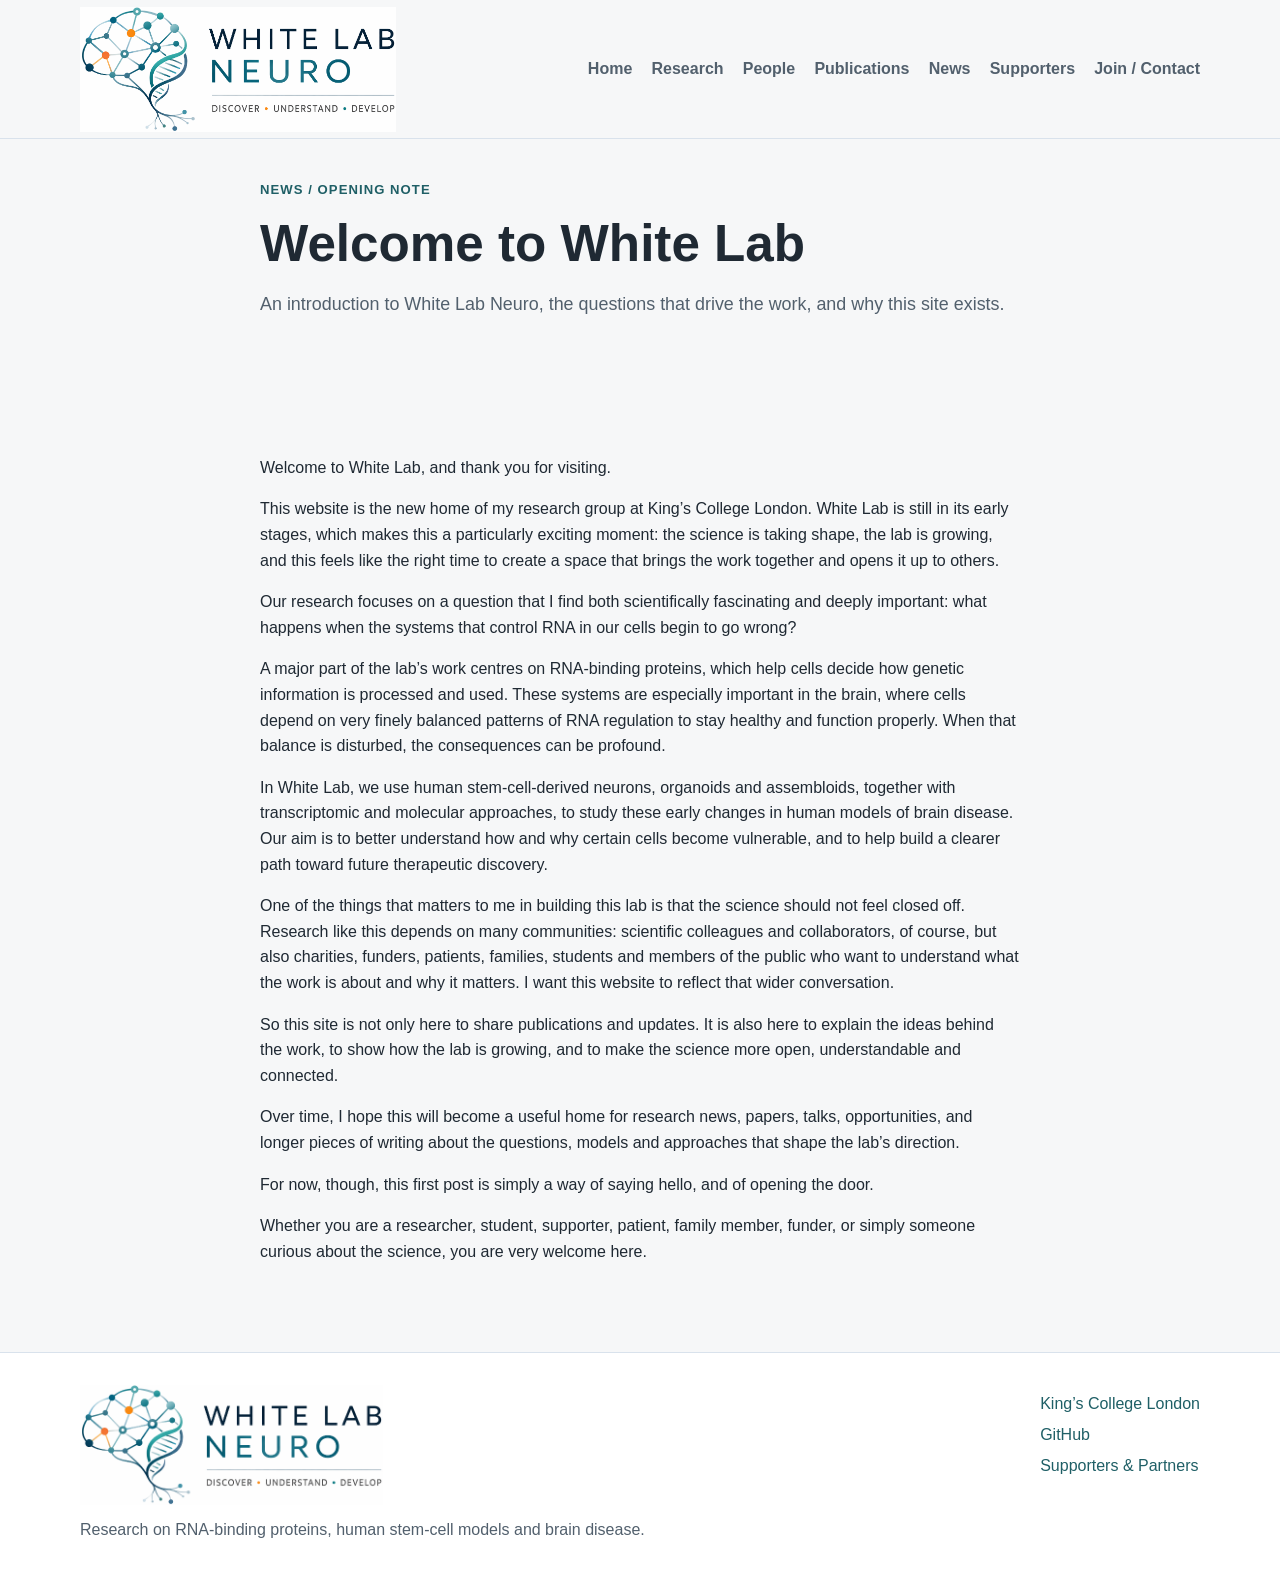
<file: welcome-to-white-lab.html>
<!DOCTYPE html>
<html lang="en">
<head>
  <meta charset="utf-8">
  <meta name="viewport" content="width=device-width, initial-scale=1">
  <title>Welcome to White Lab | White Lab Neuro</title>
  <meta name="description" content="An introduction to White Lab Neuro and the science behind the lab.">
  <link rel="canonical" href="https://whitelabneuro.com/welcome-to-white-lab.html">
  <link rel="stylesheet" href="style.css">
  <link rel="icon" type="image/png" href="images/logos/favicon.png">
</head>
<body>
  <header class="site-header">
    <div class="container header-inner">
      <a class="site-title site-brand" href="/">
  <img src="images/logos/white-lab-neuro-logo.png" alt="White Lab Neuro logo" class="site-logo-full">
</a>
      <nav class="site-nav" aria-label="Main navigation">
        <ul>
          <li><a href="/">Home</a></li>
          <li><a href="research.html">Research</a></li>
          <li><a href="people.html">People</a></li>
          <li><a href="publications.html">Publications</a></li>
          <li><a href="news.html">News</a></li>
          <li><a href="supporters.html">Supporters</a></li>
          <li><a href="contact.html">Join / Contact</a></li>
        </ul>
      </nav>
    </div>
  </header>

  <main>
    <section class="hero hero-small">
      <div class="container narrow">
        <p class="eyebrow">News / Opening note</p>
        <h1>Welcome to White Lab</h1>
        <p class="lead">
          An introduction to White Lab Neuro, the questions that drive the work, and why this site
          exists.
        </p>
      </div>
    </section>

    <section class="section">
      <div class="container narrow">
        <p>
          Welcome to White Lab, and thank you for visiting.
        </p>

        <p>
          This website is the new home of my research group at King’s College London. White Lab is
          still in its early stages, which makes this a particularly exciting moment: the science is
          taking shape, the lab is growing, and this feels like the right time to create a space
          that brings the work together and opens it up to others.
        </p>

        <p>
          Our research focuses on a question that I find both scientifically fascinating and deeply
          important: what happens when the systems that control RNA in our cells begin to go wrong?
        </p>

        <p>
          A major part of the lab’s work centres on RNA-binding proteins, which help cells decide
          how genetic information is processed and used. These systems are especially important in
          the brain, where cells depend on very finely balanced patterns of RNA regulation to stay
          healthy and function properly. When that balance is disturbed, the consequences can be
          profound.
        </p>

        <p>
          In White Lab, we use human stem-cell-derived neurons, organoids and assembloids, together
          with transcriptomic and molecular approaches, to study these early changes in human models
          of brain disease. Our aim is to better understand how and why certain cells become
          vulnerable, and to help build a clearer path toward future therapeutic discovery.
        </p>

        <p>
          One of the things that matters to me in building this lab is that the science should not
          feel closed off. Research like this depends on many communities: scientific colleagues and
          collaborators, of course, but also charities, funders, patients, families, students and
          members of the public who want to understand what the work is about and why it matters. I
          want this website to reflect that wider conversation.
        </p>

        <p>
          So this site is not only here to share publications and updates. It is also here to
          explain the ideas behind the work, to show how the lab is growing, and to make the science
          more open, understandable and connected.
        </p>

        <p>
          Over time, I hope this will become a useful home for research news, papers, talks,
          opportunities, and longer pieces of writing about the questions, models and approaches
          that shape the lab’s direction.
        </p>

        <p>
          For now, though, this first post is simply a way of saying hello, and of opening the
          door.
        </p>

        <p>
          Whether you are a researcher, student, supporter, patient, family member, funder, or
          simply someone curious about the science, you are very welcome here.
        </p>
      </div>
    </section>
  </main>

  <footer class="site-footer">
    <div class="container footer-inner">
      <div>
  <img src="images/logos/white-lab-neuro-logo.png" alt="White Lab Neuro logo" class="footer-logo">
  <p>Research on RNA-binding proteins, human stem-cell models and brain disease.</p>
</div>
      <div>
        <p><a href="https://www.kcl.ac.uk/" target="_blank" rel="noopener noreferrer">King’s College London</a></p>
        <p><a href="https://github.com/whitelabneuro/pipelines-and-protocols" target="_blank" rel="noopener noreferrer">GitHub</a></p>
        <p><a href="supporters.html">Supporters &amp; Partners</a></p>
      </div>
    </div>
  </footer>
</body>
</html>
</file>
<file: style.css>
*,
*::before,
*::after {
  box-sizing: border-box;
}

:root {
  --bg: #f6f7f8;
  --surface: #ffffff;
  --surface-alt: #eef2f3;
  --text: #1f2933;
  --muted: #52606d;
  --border: #d9e2ec;
  --accent: #1f5f66;
  --accent-dark: #16474c;
  --shadow: 0 10px 30px rgba(15, 23, 42, 0.08);
  --radius: 18px;
  --max-width: 1120px;
}

html {
  scroll-behavior: smooth;
}

body {
  margin: 0;
  font-family: Arial, Helvetica, sans-serif;
  color: var(--text);
  background: var(--bg);
  line-height: 1.6;
}

img {
  max-width: 100%;
  display: block;
}

a {
  color: var(--accent);
  text-decoration: none;
}

a:hover {
  text-decoration: underline;
}

.container {
  width: min(var(--max-width), calc(100% - 2rem));
  margin: 0 auto;
}

.narrow {
  width: min(760px, 100%);
}

.site-header {
  background: rgba(246, 247, 248, 0.94);
  border-bottom: 1px solid var(--border);
  position: sticky;
  top: 0;
  backdrop-filter: blur(8px);
  z-index: 50;
}

.header-inner {
  display: flex;
  justify-content: space-between;
  align-items: center;
  gap: 1rem;
  min-height: 138px;
}

.site-title {
  font-size: 1.2rem;
  font-weight: 700;
  color: var(--text);
}

.site-title:hover {
  text-decoration: none;
}

.site-nav ul {
  list-style: none;
  display: flex;
  flex-wrap: wrap;
  gap: 1.2rem;
  margin: 0;
  padding: 0;
}

.site-nav a {
  color: var(--muted);
  font-weight: 600;
  transition: color 0.15s ease, opacity 0.15s ease;
}

.site-nav a:hover {
  color: var(--accent);
  text-decoration: none;
}

.hero {
  padding: 5rem 0 4rem;
}

.hero-grid {
  display: grid;
  grid-template-columns: 1.6fr 0.9fr;
  gap: 2rem;
  align-items: center;
}

.eyebrow {
  margin: 0 0 0.8rem;
  text-transform: uppercase;
  letter-spacing: 0.08em;
  font-size: 0.82rem;
  color: var(--accent);
  font-weight: 700;
}

.hero h1 {
  margin: 0 0 1rem;
  font-size: clamp(2.2rem, 4vw, 4rem);
  line-height: 1.1;
}

.lead {
  font-size: 1.12rem;
  color: var(--muted);
  max-width: 760px;
}

.hero-actions {
  display: flex;
  flex-wrap: wrap;
  gap: 0.9rem;
  margin-top: 1.5rem;
}

.hero-small {
  padding: 2.5rem 0 2rem;
}

.button {
  display: inline-block;
  padding: 0.9rem 1.2rem;
  border-radius: 999px;
  font-weight: 700;
  transition: 0.2s ease;
}

.button:hover {
  text-decoration: none;
  transform: translateY(-1px);
}

.button-primary {
  background: var(--accent);
  color: #ffffff;
}

.button-primary:hover {
  background: var(--accent-dark);
}

.button-secondary {
  background: var(--surface);
  border: 1px solid var(--border);
  color: var(--text);
}

.hero-card,
.card,
.feature-list,
.split-highlight > div,
.supporter-card,
.support-story,
.highlight-card,
.research-theme-card {
  background: var(--surface);
  border: 1px solid var(--border);
  border-radius: var(--radius);
  box-shadow: var(--shadow);
  transition: transform 0.15s ease, box-shadow 0.15s ease;
}

.hero-card:hover,
.card:hover,
.feature-list:hover,
.split-highlight > div:hover,
.supporter-card:hover,
.support-story:hover,
.highlight-card:hover,
.research-theme-card:hover {
  transform: translateY(-3px);
  box-shadow: 0 16px 40px rgba(15, 23, 42, 0.12);
}

.hero-card {
  padding: 1.6rem;
}

.hero-card h2 {
  margin-top: 0;
  margin-bottom: 0.75rem;
}

.section {
  padding: 4.5rem 0;
}

.section-alt {
  background: var(--surface-alt);
}

.section h2 {
  margin-top: 0;
  margin-bottom: 1.2rem;
  font-size: 2rem;
  line-height: 1.2;
}

.card-grid {
  display: grid;
  grid-template-columns: repeat(2, minmax(0, 1fr));
  gap: 1.4rem;
  margin-top: 2rem;
}

.card {
  padding: 1.5rem;
}

.card h3 {
  margin-top: 0;
  margin-bottom: 0.75rem;
  font-size: 1.2rem;
}

.two-column {
  display: grid;
  grid-template-columns: 1.2fr 0.9fr;
  gap: 2rem;
  align-items: start;
}

.feature-list {
  padding: 1.5rem;
}

.feature-list ul {
  margin: 0;
  padding-left: 1.1rem;
}

.feature-list li + li {
  margin-top: 0.7rem;
}

.split-highlight {
  display: grid;
  grid-template-columns: repeat(2, minmax(0, 1fr));
  gap: 1.4rem;
}

.split-highlight > div {
  padding: 1.5rem;
}

.text-link {
  font-weight: 700;
}

.callout {
  text-align: center;
}

.site-footer {
  border-top: 1px solid var(--border);
  background: var(--surface);
  padding: 2rem 0;
}

.footer-inner {
  display: flex;
  justify-content: space-between;
  gap: 2rem;
  flex-wrap: wrap;
}

.footer-title {
  font-weight: 700;
  margin-top: 0;
  margin-bottom: 0.4rem;
}

.site-footer p {
  margin: 0.35rem 0;
  color: var(--muted);
}

main .narrow p {
  margin-bottom: 1rem;
}

.publication-card {
  display: flex;
  flex-direction: column;
  height: 100%;
}

.publication-image-wrap {
  width: 100%;
  margin-bottom: 0.4rem;
  padding: 0;
  background: transparent;
  border: none;
  border-radius: 0;
}

.publication-image {
  width: 100%;
  height: 120px;
  object-fit: contain;
  display: block;
  background: transparent;
  border: none;
  border-radius: 0;
}

.publication-top {
  display: block;
}

.publication-middle {
  flex-grow: 1;
  display: flex;
  align-items: center;
  justify-content: center;
  margin: 0.75rem 0 1rem;
}

.publication-figure {
  width: 100%;
  max-height: 220px;
  object-fit: contain;
  display: block;
  background: transparent;
  border: none;
  border-radius: 0;
}

.publication-bottom {
  margin-top: auto;
}

.publication-link {
  margin: 0;
  padding-top: 0.4rem;
}

.hero-photo-wrap {
  margin: 1rem 0 1rem;
}

.hero-photo {
  width: 100%;
  max-width: 320px;
  height: auto;
  display: block;
  margin: 0 auto;
  border-radius: 14px;
}

.page-banner-section {
  padding-top: 1rem;
  padding-bottom: 1.25rem;
}

.page-banner-image {
  display: block;
  width: 100%;
  height: 100px;
  object-fit: cover;
  border-radius: 18px;
}

.page-image-section {
  padding-top: 1.5rem;
  padding-bottom: 0.75rem;
}

.page-image-grid {
  display: grid;
  grid-template-columns: repeat(2, minmax(0, 1fr));
  gap: 1rem;
}

.page-image-grid img {
  display: block;
  width: 100%;
  height: 260px;
  object-fit: cover;
  border-radius: 16px;
}

.supporters-intro {
  max-width: 820px;
  color: var(--muted);
  margin-bottom: 2rem;
}

.supporters-grid {
  display: grid;
  grid-template-columns: repeat(3, minmax(0, 1fr));
  gap: 1.4rem;
}

.supporter-card {
  padding: 1.5rem;
}

.logo-grid {
  display: grid;
  grid-template-columns: 1fr;
  gap: 1.25rem;
  align-items: center;
  justify-items: center;
}

.logo-grid img {
  max-width: 100%;
  max-height: 95px;
  width: auto;
  height: auto;
  object-fit: contain;
  margin: 0 auto;
}

.supporters-link {
  margin-top: 1.5rem;
}

.logo-panel {
  display: grid;
  grid-template-columns: repeat(auto-fit, minmax(220px, 1fr));
  gap: 1.5rem;
  align-items: center;
}

.logo-panel img {
  max-width: 100%;
  max-height: 120px;
  width: auto;
  height: auto;
  object-fit: contain;
  margin: 0 auto;
}

.support-story {
  display: grid;
  grid-template-columns: 280px 1fr;
  gap: 1.5rem;
  align-items: center;
  padding: 1.5rem;
}

.support-story-image img {
  width: 100%;
  height: auto;
  border-radius: 14px;
}

.support-story-text h2 {
  margin-top: 0;
  margin-bottom: 0.8rem;
}

.support-story-text p:last-child {
  margin-bottom: 0;
}

.site-brand {
  display: inline-flex;
  align-items: center;
}

.site-brand:hover .site-logo-full {
  transform: scale(1.03);
}

.site-logo-full {
  height: 125px;
  width: auto;
  display: block;
  transition: transform 0.15s ease;
}

.footer-logo {
  height: 120px;
  width: auto;
  margin-bottom: 0.75rem;
  display: block;
  transition: transform 0.15s ease;
}

.site-footer a:hover .footer-logo {
  transform: scale(1.03);
}

.highlights-section {
  padding-top: 1.5rem;
  padding-bottom: 2.5rem;
}

.highlights-grid {
  display: grid;
  grid-template-columns: repeat(3, minmax(0, 1fr));
  gap: 1.4rem;
}

.highlight-card {
  padding: 1.5rem;
}

.highlight-label {
  margin: 0 0 0.6rem;
  text-transform: uppercase;
  letter-spacing: 0.08em;
  font-size: 0.78rem;
  color: var(--accent);
  font-weight: 700;
}

.highlight-card h3 {
  margin-top: 0;
  margin-bottom: 0.75rem;
  font-size: 1.2rem;
  line-height: 1.3;
}

.highlight-card p:last-of-type {
  margin-bottom: 1rem;
}

.research-themes-section {
  padding-top: 1rem;
  padding-bottom: 2.5rem;
}

.research-themes-grid {
  display: grid;
  grid-template-columns: repeat(3, minmax(0, 1fr));
  gap: 1.4rem;
}

.research-theme-card {
  padding: 1.5rem;
}

.research-theme-label {
  margin: 0 0 0.6rem;
  text-transform: uppercase;
  letter-spacing: 0.08em;
  font-size: 0.78rem;
  color: var(--accent);
  font-weight: 700;
}

.research-theme-card h3 {
  margin-top: 0;
  margin-bottom: 0.75rem;
  font-size: 1.2rem;
  line-height: 1.3;
}

.research-theme-card p:last-of-type {
  margin-bottom: 1rem;
}

@media (max-width: 900px) {
  .hero-grid,
  .two-column,
  .split-highlight,
  .card-grid,
  .supporters-grid,
  .highlights-grid,
  .research-themes-grid {
    grid-template-columns: 1fr;
  }

  .header-inner {
    align-items: flex-start;
    flex-direction: column;
    padding: 1rem 0;
  }

  .site-nav ul {
    gap: 0.9rem;
  }

  .hero {
    padding-top: 3.5rem;
  }
}

@media (max-width: 700px) {
  .page-banner-image {
    height: 80px;
  }

  .page-image-grid {
    grid-template-columns: 1fr;
    gap: 0.85rem;
  }

  .page-image-grid img {
    height: 160px;
    object-fit: cover;
  }

  .support-story {
    grid-template-columns: 1fr;
  }

  .site-logo-full {
    height: 78px;
  }

  .footer-logo {
    height: 78px;
  }
}

@media (prefers-reduced-motion: reduce) {
  html {
    scroll-behavior: auto;
  }

  *,
  *::before,
  *::after {
    transition: none !important;
    animation: none !important;
  }
}
</file>
